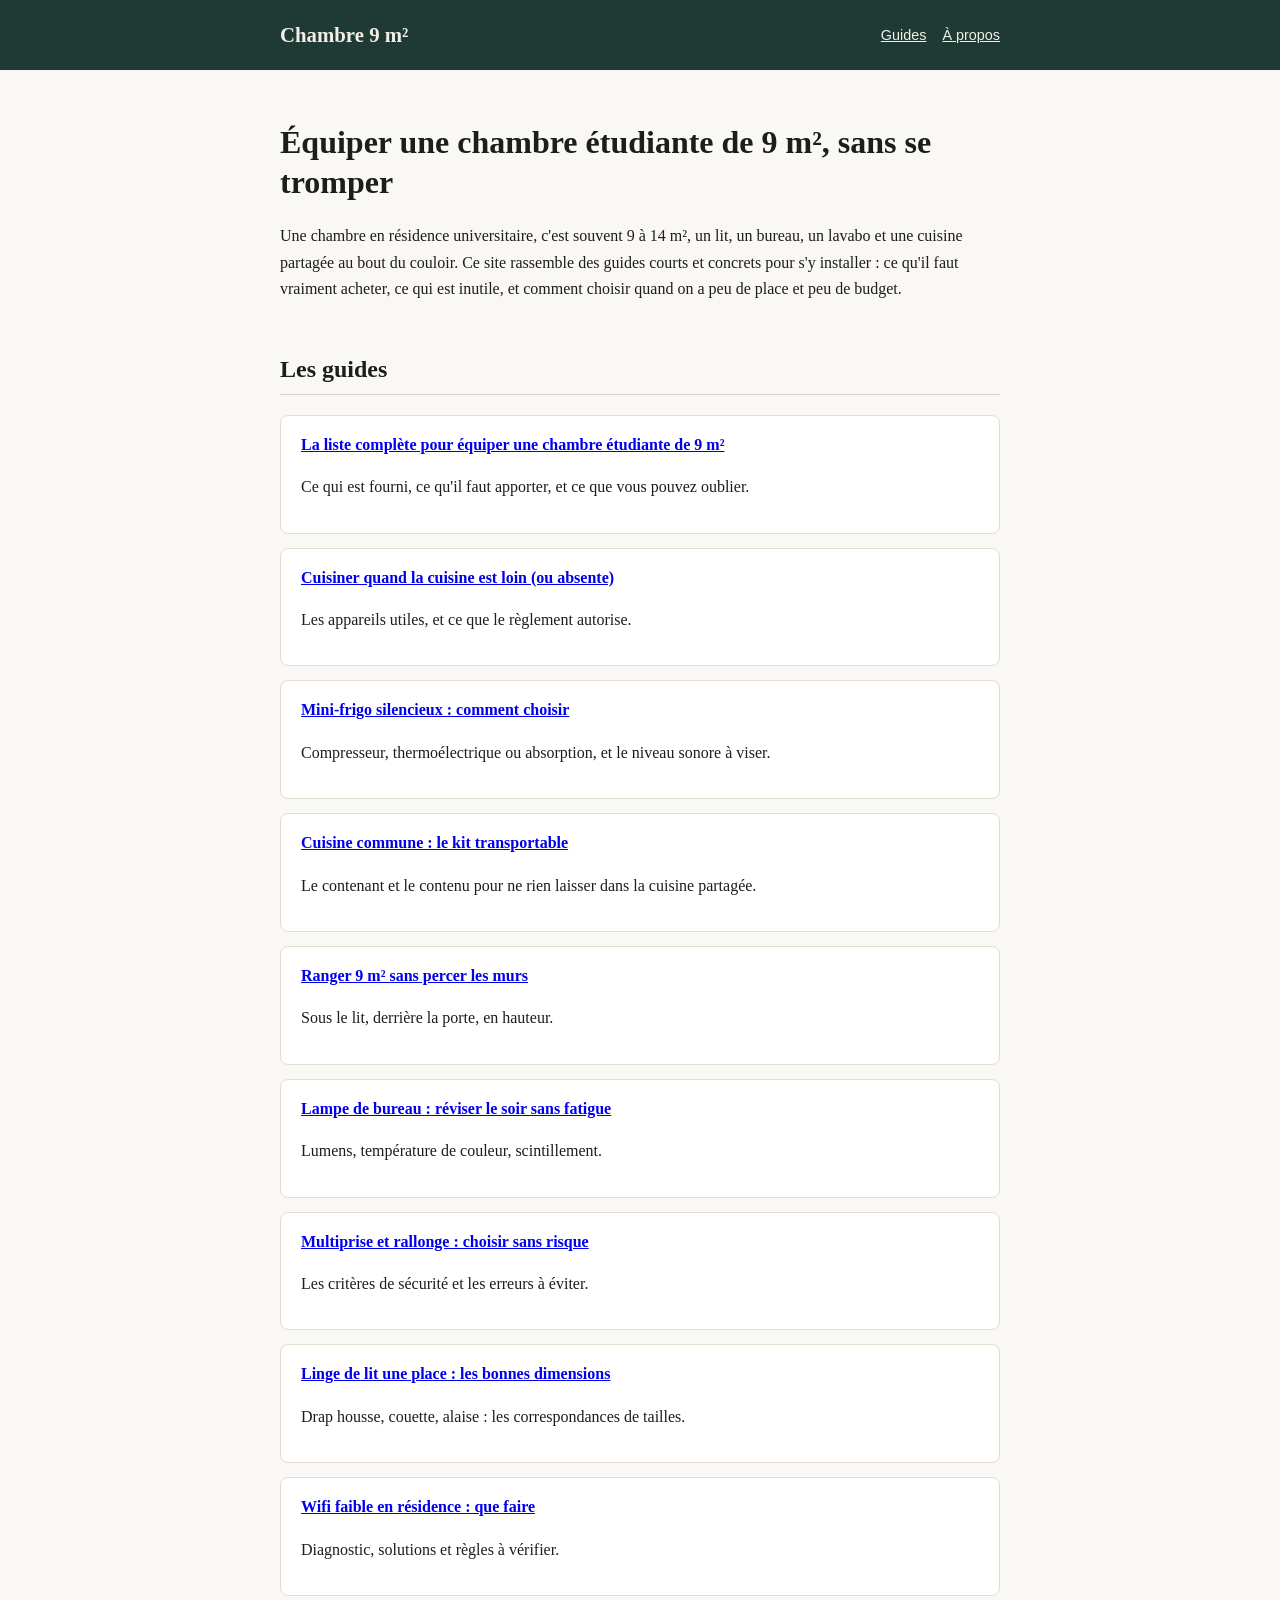
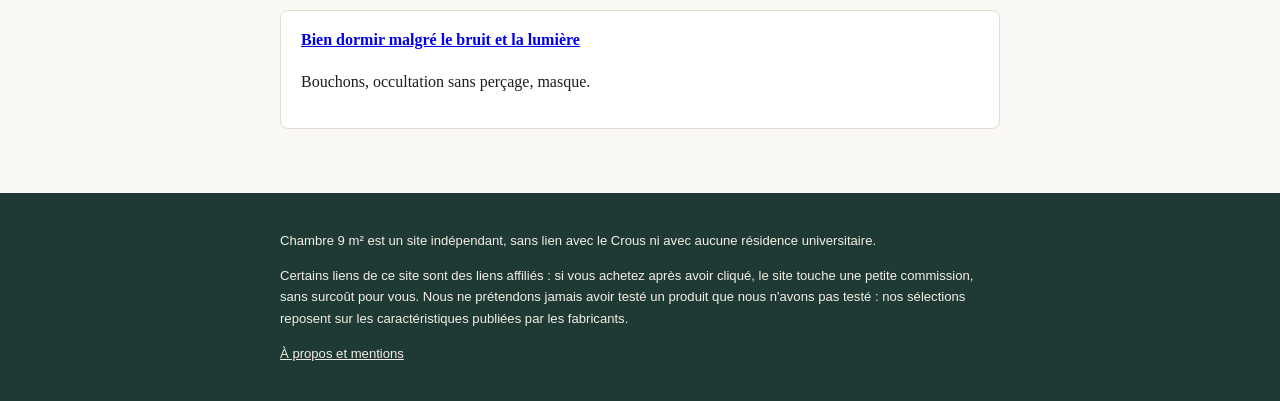
<file: index.html>
<!DOCTYPE html><html lang="fr"><head><meta charset="utf-8"><meta name="viewport" content="width=device-width,initial-scale=1">
<title>Chambre 9 m² — Équiper une petite chambre étudiante</title><meta name="description" content="Guides pratiques pour équiper une chambre étudiante de 9 à 14 m² avec cuisine collective : liste d'achats, cuisine, rangement, sommeil."><link rel="stylesheet" href="style.css"></head><body>
<header><div class="wrap"><a class="logo" href="index.html">Chambre 9 m²</a><nav><a href="index.html">Guides</a><a href="a-propos.html">À propos</a></nav></div></header>
<main><div class="wrap">
<h1>Équiper une chambre étudiante de 9 m², sans se tromper</h1>
<p>Une chambre en résidence universitaire, c'est souvent 9 à 14 m², un lit, un bureau, un lavabo et une cuisine partagée au bout du couloir. Ce site rassemble des guides courts et concrets pour s'y installer : ce qu'il faut vraiment acheter, ce qui est inutile, et comment choisir quand on a peu de place et peu de budget.</p>
<h2>Les guides</h2>
<div class="card"><a href="guides/liste-equipement-chambre-etudiante.html">La liste complète pour équiper une chambre étudiante de 9 m²</a><p>Ce qui est fourni, ce qu'il faut apporter, et ce que vous pouvez oublier.</p></div>
<div class="card"><a href="guides/cuisiner-sans-cuisine-chambre-etudiante.html">Cuisiner quand la cuisine est loin (ou absente)</a><p>Les appareils utiles, et ce que le règlement autorise.</p></div>
<div class="card"><a href="guides/mini-frigo-silencieux-chambre.html">Mini-frigo silencieux : comment choisir</a><p>Compresseur, thermoélectrique ou absorption, et le niveau sonore à viser.</p></div>
<div class="card"><a href="guides/caisse-transport-cuisine-commune.html">Cuisine commune : le kit transportable</a><p>Le contenant et le contenu pour ne rien laisser dans la cuisine partagée.</p></div>
<div class="card"><a href="guides/rangement-chambre-9m2.html">Ranger 9 m² sans percer les murs</a><p>Sous le lit, derrière la porte, en hauteur.</p></div>
<div class="card"><a href="guides/lampe-bureau-etudiant.html">Lampe de bureau : réviser le soir sans fatigue</a><p>Lumens, température de couleur, scintillement.</p></div>
<div class="card"><a href="guides/multiprise-chambre-etudiante.html">Multiprise et rallonge : choisir sans risque</a><p>Les critères de sécurité et les erreurs à éviter.</p></div>
<div class="card"><a href="guides/linge-de-lit-une-place-etudiant.html">Linge de lit une place : les bonnes dimensions</a><p>Drap housse, couette, alaise : les correspondances de tailles.</p></div>
<div class="card"><a href="guides/wifi-residence-etudiante.html">Wifi faible en résidence : que faire</a><p>Diagnostic, solutions et règles à vérifier.</p></div>
<div class="card"><a href="guides/dormir-bruit-residence-etudiante.html">Bien dormir malgré le bruit et la lumière</a><p>Bouchons, occultation sans perçage, masque.</p></div>
</div></main>
<footer><div class="wrap"><p>Chambre 9 m² est un site indépendant, sans lien avec le Crous ni avec aucune résidence universitaire.</p><p>Certains liens de ce site sont des liens affiliés : si vous achetez après avoir cliqué, le site touche une petite commission, sans surcoût pour vous. Nous ne prétendons jamais avoir testé un produit que nous n'avons pas testé : nos sélections reposent sur les caractéristiques publiées par les fabricants.</p><p><a href="a-propos.html">À propos et mentions</a></p></div></footer>
</body></html>
</file>
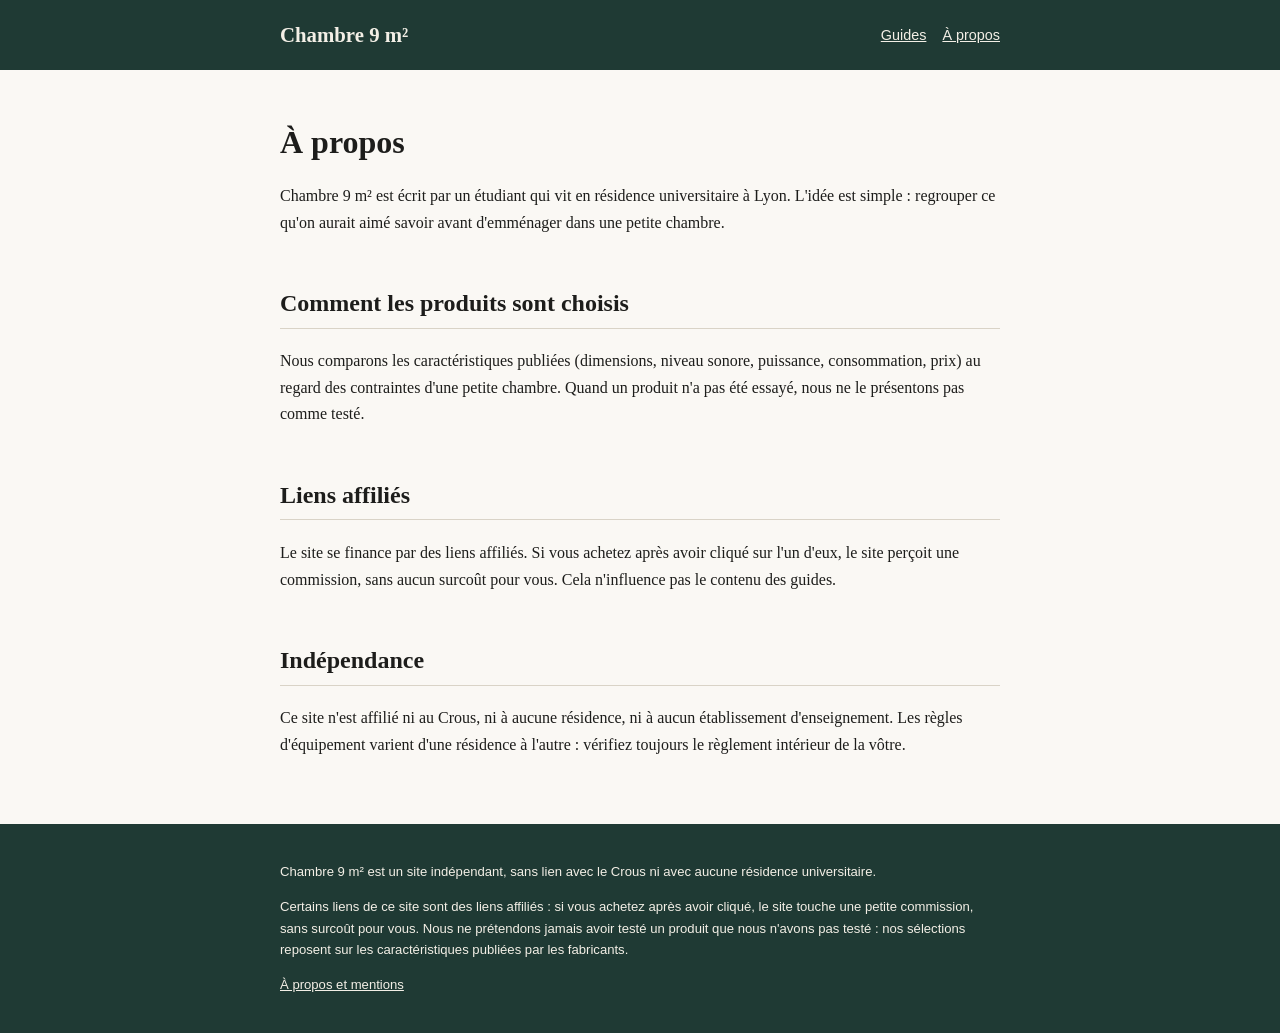
<file: a-propos.html>
<!DOCTYPE html><html lang="fr"><head><meta charset="utf-8"><meta name="viewport" content="width=device-width,initial-scale=1">
<title>À propos et mentions — Chambre 9 m²</title><meta name="description" content="Qui écrit Chambre 9 m², comment les produits sont choisis et comment le site se finance."><link rel="stylesheet" href="style.css"></head><body>
<header><div class="wrap"><a class="logo" href="index.html">Chambre 9 m²</a><nav><a href="index.html">Guides</a><a href="a-propos.html">À propos</a></nav></div></header>
<main><div class="wrap">
<h1>À propos</h1>
<p>Chambre 9 m² est écrit par un étudiant qui vit en résidence universitaire à Lyon. L'idée est simple : regrouper ce qu'on aurait aimé savoir avant d'emménager dans une petite chambre.</p>
<h2>Comment les produits sont choisis</h2>
<p>Nous comparons les caractéristiques publiées (dimensions, niveau sonore, puissance, consommation, prix) au regard des contraintes d'une petite chambre. Quand un produit n'a pas été essayé, nous ne le présentons pas comme testé.</p>
<h2>Liens affiliés</h2>
<p>Le site se finance par des liens affiliés. Si vous achetez après avoir cliqué sur l'un d'eux, le site perçoit une commission, sans aucun surcoût pour vous. Cela n'influence pas le contenu des guides.</p>
<h2>Indépendance</h2>
<p>Ce site n'est affilié ni au Crous, ni à aucune résidence, ni à aucun établissement d'enseignement. Les règles d'équipement varient d'une résidence à l'autre : vérifiez toujours le règlement intérieur de la vôtre.</p>
</div></main>
<footer><div class="wrap"><p>Chambre 9 m² est un site indépendant, sans lien avec le Crous ni avec aucune résidence universitaire.</p><p>Certains liens de ce site sont des liens affiliés : si vous achetez après avoir cliqué, le site touche une petite commission, sans surcoût pour vous. Nous ne prétendons jamais avoir testé un produit que nous n'avons pas testé : nos sélections reposent sur les caractéristiques publiées par les fabricants.</p><p><a href="a-propos.html">À propos et mentions</a></p></div></footer>
</body></html>
</file>
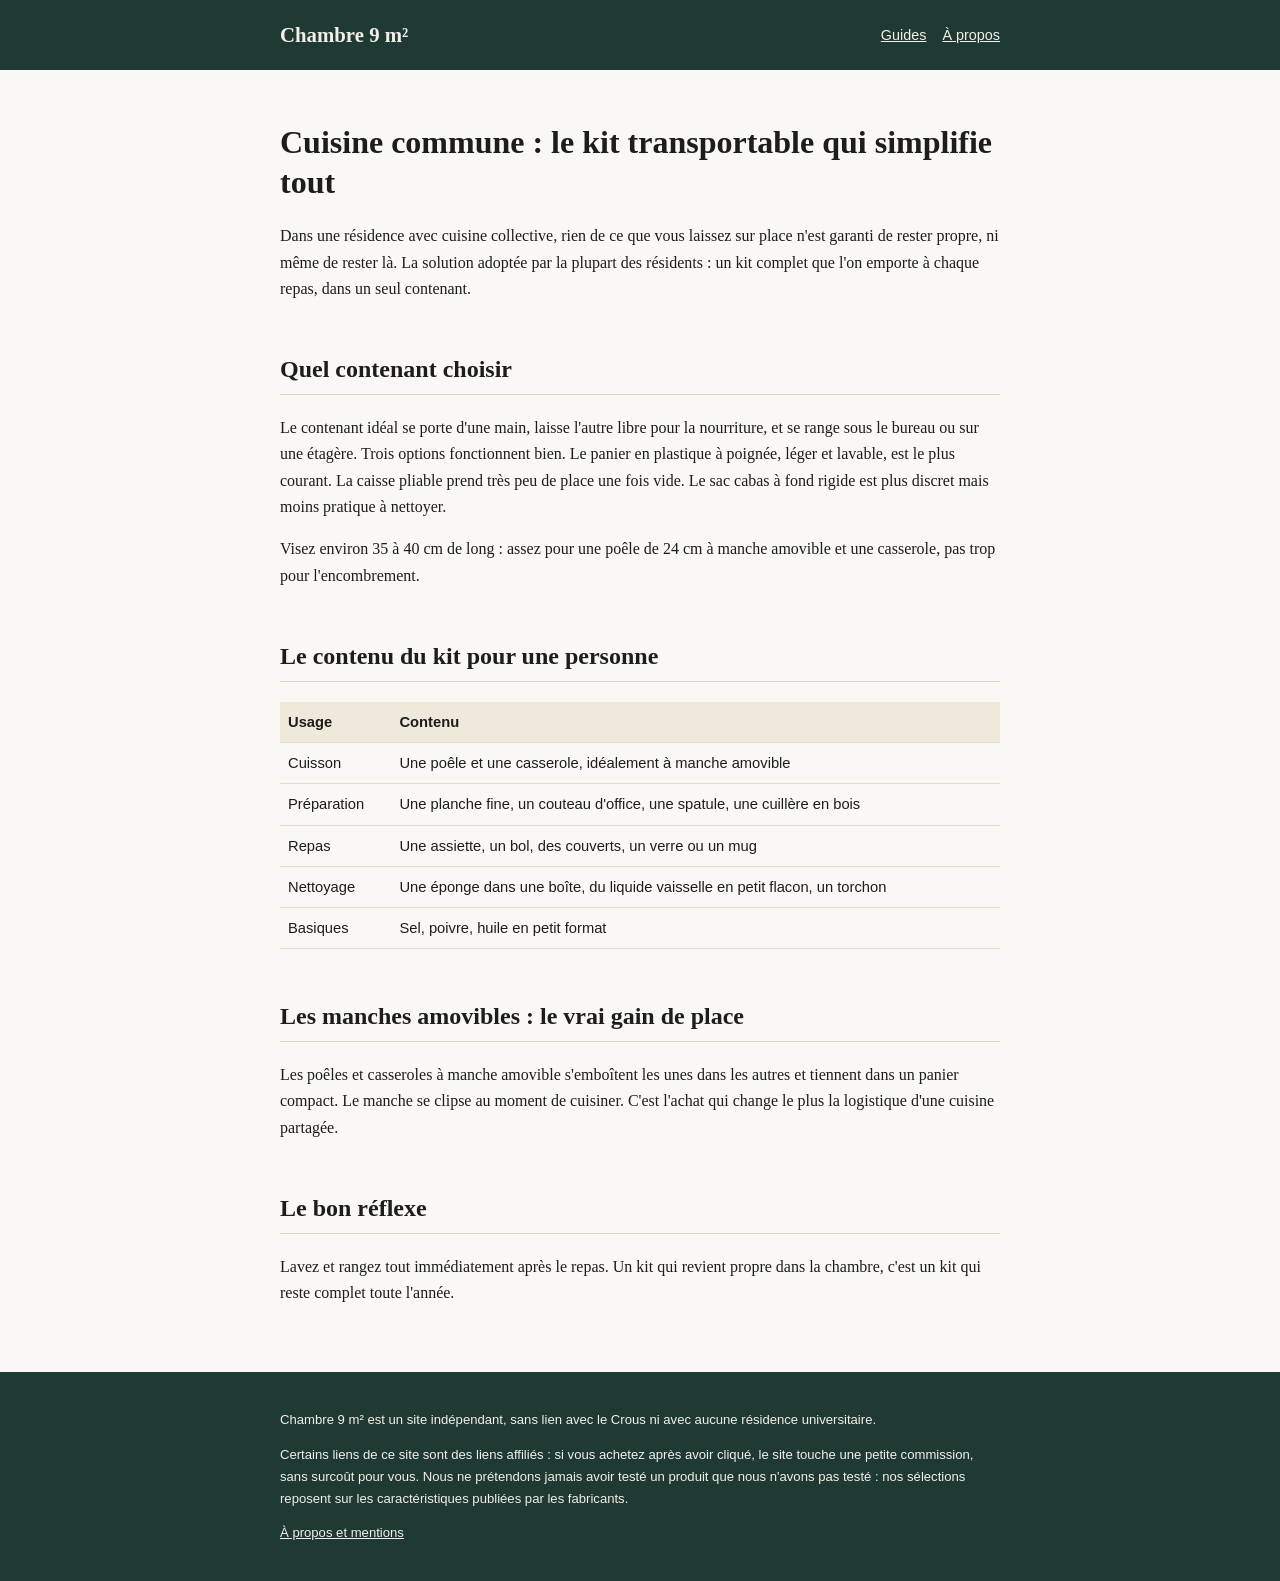
<file: guides/caisse-transport-cuisine-commune.html>
<!DOCTYPE html><html lang="fr"><head><meta charset="utf-8"><meta name="viewport" content="width=device-width,initial-scale=1">
<title>Cuisine commune en résidence : le kit et la caisse pour tout transporter</title><meta name="description" content="Comment organiser un kit de cuisine transportable pour la cuisine collective d'une résidence étudiante : quelle caisse choisir et quoi mettre dedans."><link rel="stylesheet" href="../style.css"></head><body>
<header><div class="wrap"><a class="logo" href="../index.html">Chambre 9 m²</a><nav><a href="../index.html">Guides</a><a href="../a-propos.html">À propos</a></nav></div></header>
<main><div class="wrap">
<h1>Cuisine commune : le kit transportable qui simplifie tout</h1>
<p>Dans une résidence avec cuisine collective, rien de ce que vous laissez sur place n'est garanti de rester propre, ni même de rester là. La solution adoptée par la plupart des résidents : un kit complet que l'on emporte à chaque repas, dans un seul contenant.</p>

<h2>Quel contenant choisir</h2>
<p>Le contenant idéal se porte d'une main, laisse l'autre libre pour la nourriture, et se range sous le bureau ou sur une étagère. Trois options fonctionnent bien. Le panier en plastique à poignée, léger et lavable, est le plus courant. La caisse pliable prend très peu de place une fois vide. Le sac cabas à fond rigide est plus discret mais moins pratique à nettoyer.</p>
<p>Visez environ 35 à 40 cm de long : assez pour une poêle de 24 cm à manche amovible et une casserole, pas trop pour l'encombrement.</p>

<h2>Le contenu du kit pour une personne</h2>
<table>
<tr><th>Usage</th><th>Contenu</th></tr>
<tr><td>Cuisson</td><td>Une poêle et une casserole, idéalement à manche amovible</td></tr>
<tr><td>Préparation</td><td>Une planche fine, un couteau d'office, une spatule, une cuillère en bois</td></tr>
<tr><td>Repas</td><td>Une assiette, un bol, des couverts, un verre ou un mug</td></tr>
<tr><td>Nettoyage</td><td>Une éponge dans une boîte, du liquide vaisselle en petit flacon, un torchon</td></tr>
<tr><td>Basiques</td><td>Sel, poivre, huile en petit format</td></tr>
</table>

<h2>Les manches amovibles : le vrai gain de place</h2>
<p>Les poêles et casseroles à manche amovible s'emboîtent les unes dans les autres et tiennent dans un panier compact. Le manche se clipse au moment de cuisiner. C'est l'achat qui change le plus la logistique d'une cuisine partagée.</p>

<h2>Le bon réflexe</h2>
<p>Lavez et rangez tout immédiatement après le repas. Un kit qui revient propre dans la chambre, c'est un kit qui reste complet toute l'année.</p>
</div></main>
<footer><div class="wrap"><p>Chambre 9 m² est un site indépendant, sans lien avec le Crous ni avec aucune résidence universitaire.</p><p>Certains liens de ce site sont des liens affiliés : si vous achetez après avoir cliqué, le site touche une petite commission, sans surcoût pour vous. Nous ne prétendons jamais avoir testé un produit que nous n'avons pas testé : nos sélections reposent sur les caractéristiques publiées par les fabricants.</p><p><a href="../a-propos.html">À propos et mentions</a></p></div></footer>
</body></html>
</file>
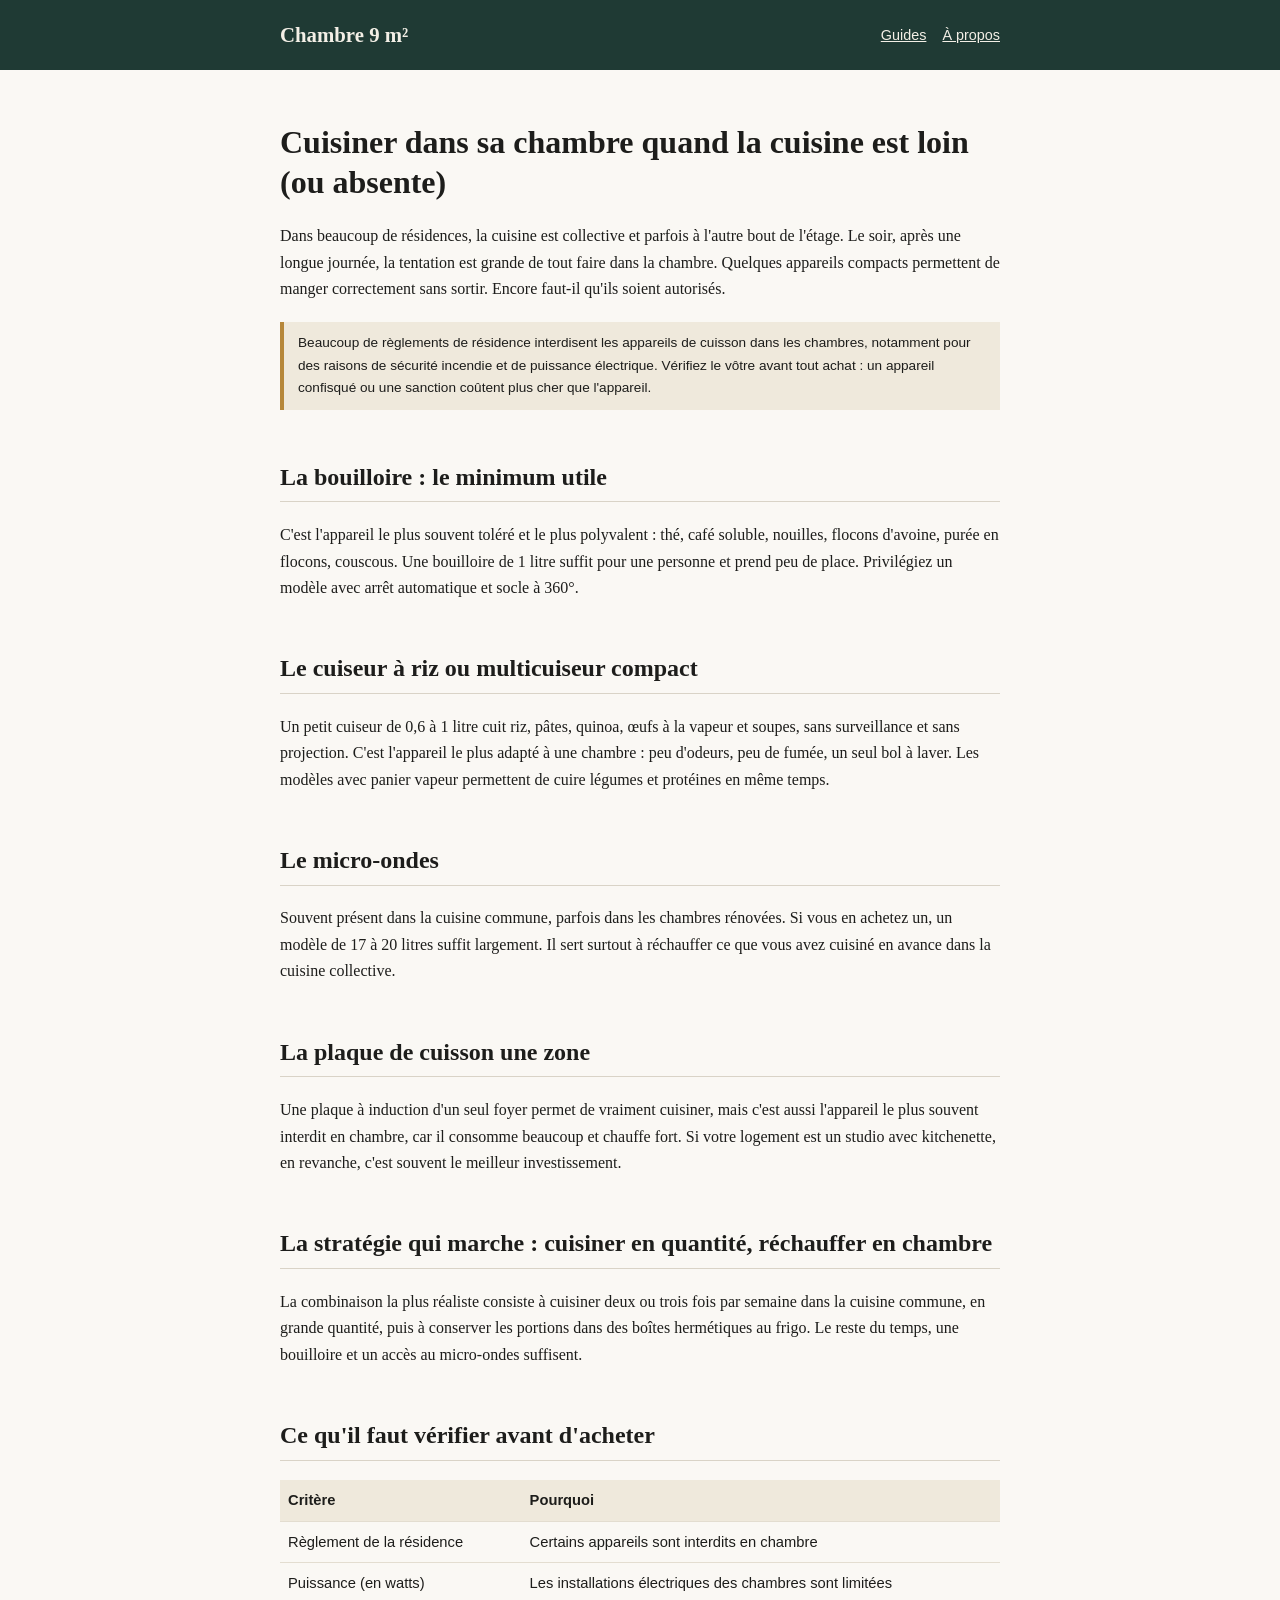
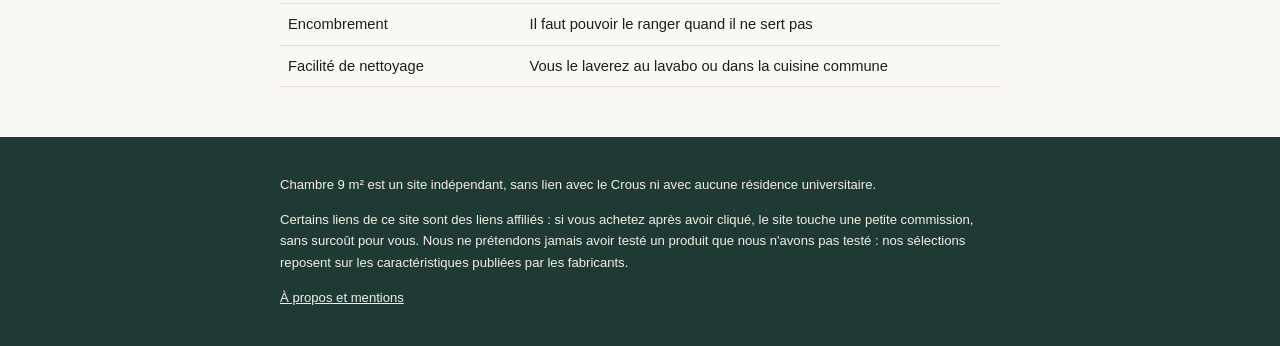
<file: guides/cuisiner-sans-cuisine-chambre-etudiante.html>
<!DOCTYPE html><html lang="fr"><head><meta charset="utf-8"><meta name="viewport" content="width=device-width,initial-scale=1">
<title>Cuisiner dans sa chambre étudiante sans cuisine : les appareils utiles</title><meta name="description" content="Bouilloire, cuiseur, plaque, micro-ondes : quels appareils pour cuisiner quand la cuisine est partagée ou absente, et ce qu'il faut vérifier avant d'acheter."><link rel="stylesheet" href="../style.css"></head><body>
<header><div class="wrap"><a class="logo" href="../index.html">Chambre 9 m²</a><nav><a href="../index.html">Guides</a><a href="../a-propos.html">À propos</a></nav></div></header>
<main><div class="wrap">
<h1>Cuisiner dans sa chambre quand la cuisine est loin (ou absente)</h1>
<p>Dans beaucoup de résidences, la cuisine est collective et parfois à l'autre bout de l'étage. Le soir, après une longue journée, la tentation est grande de tout faire dans la chambre. Quelques appareils compacts permettent de manger correctement sans sortir. Encore faut-il qu'ils soient autorisés.</p>
<p class="notice">Beaucoup de règlements de résidence interdisent les appareils de cuisson dans les chambres, notamment pour des raisons de sécurité incendie et de puissance électrique. Vérifiez le vôtre avant tout achat : un appareil confisqué ou une sanction coûtent plus cher que l'appareil.</p>

<h2>La bouilloire : le minimum utile</h2>
<p>C'est l'appareil le plus souvent toléré et le plus polyvalent : thé, café soluble, nouilles, flocons d'avoine, purée en flocons, couscous. Une bouilloire de 1 litre suffit pour une personne et prend peu de place. Privilégiez un modèle avec arrêt automatique et socle à 360°.</p>

<h2>Le cuiseur à riz ou multicuiseur compact</h2>
<p>Un petit cuiseur de 0,6 à 1 litre cuit riz, pâtes, quinoa, œufs à la vapeur et soupes, sans surveillance et sans projection. C'est l'appareil le plus adapté à une chambre : peu d'odeurs, peu de fumée, un seul bol à laver. Les modèles avec panier vapeur permettent de cuire légumes et protéines en même temps.</p>

<h2>Le micro-ondes</h2>
<p>Souvent présent dans la cuisine commune, parfois dans les chambres rénovées. Si vous en achetez un, un modèle de 17 à 20 litres suffit largement. Il sert surtout à réchauffer ce que vous avez cuisiné en avance dans la cuisine collective.</p>

<h2>La plaque de cuisson une zone</h2>
<p>Une plaque à induction d'un seul foyer permet de vraiment cuisiner, mais c'est aussi l'appareil le plus souvent interdit en chambre, car il consomme beaucoup et chauffe fort. Si votre logement est un studio avec kitchenette, en revanche, c'est souvent le meilleur investissement.</p>

<h2>La stratégie qui marche : cuisiner en quantité, réchauffer en chambre</h2>
<p>La combinaison la plus réaliste consiste à cuisiner deux ou trois fois par semaine dans la cuisine commune, en grande quantité, puis à conserver les portions dans des boîtes hermétiques au frigo. Le reste du temps, une bouilloire et un accès au micro-ondes suffisent.</p>

<h2>Ce qu'il faut vérifier avant d'acheter</h2>
<table>
<tr><th>Critère</th><th>Pourquoi</th></tr>
<tr><td>Règlement de la résidence</td><td>Certains appareils sont interdits en chambre</td></tr>
<tr><td>Puissance (en watts)</td><td>Les installations électriques des chambres sont limitées</td></tr>
<tr><td>Encombrement</td><td>Il faut pouvoir le ranger quand il ne sert pas</td></tr>
<tr><td>Facilité de nettoyage</td><td>Vous le laverez au lavabo ou dans la cuisine commune</td></tr>
</table>
</div></main>
<footer><div class="wrap"><p>Chambre 9 m² est un site indépendant, sans lien avec le Crous ni avec aucune résidence universitaire.</p><p>Certains liens de ce site sont des liens affiliés : si vous achetez après avoir cliqué, le site touche une petite commission, sans surcoût pour vous. Nous ne prétendons jamais avoir testé un produit que nous n'avons pas testé : nos sélections reposent sur les caractéristiques publiées par les fabricants.</p><p><a href="../a-propos.html">À propos et mentions</a></p></div></footer>
</body></html>
</file>
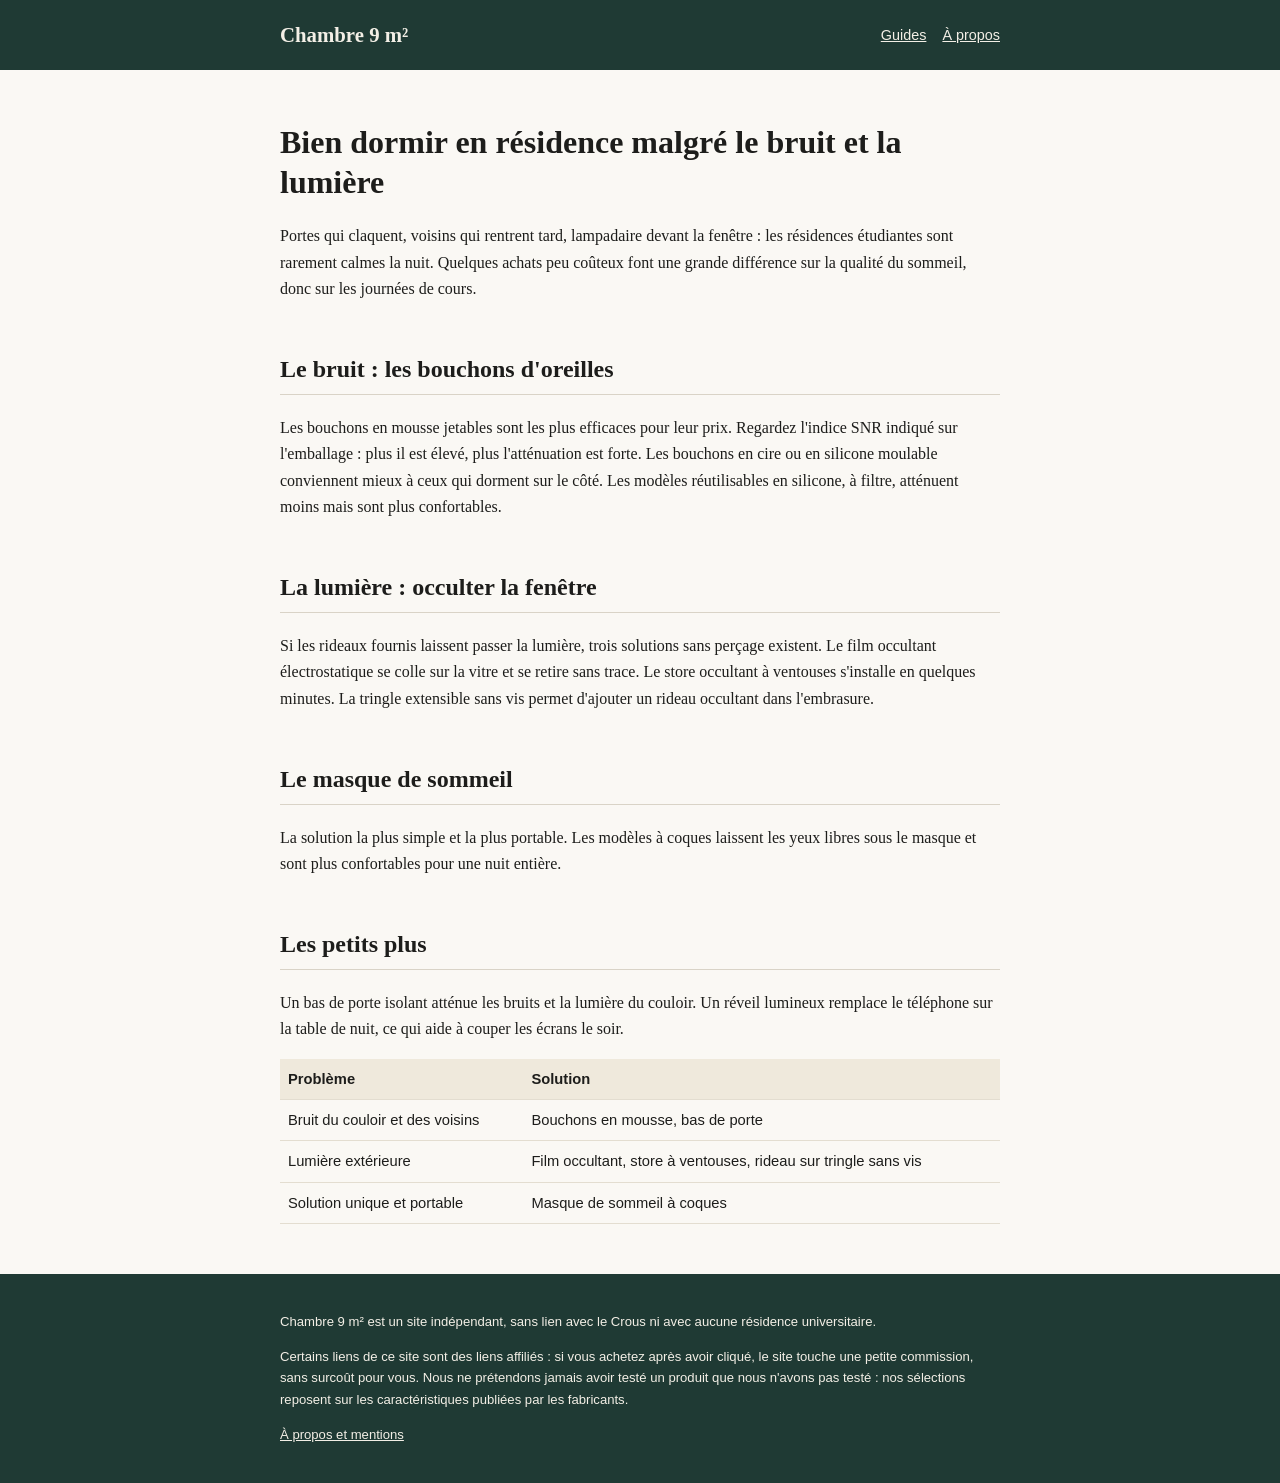
<file: guides/dormir-bruit-residence-etudiante.html>
<!DOCTYPE html><html lang="fr"><head><meta charset="utf-8"><meta name="viewport" content="width=device-width,initial-scale=1">
<title>Bien dormir en résidence étudiante malgré le bruit et la lumière</title><meta name="description" content="Bouchons d'oreilles, occultation de la fenêtre, masque de sommeil : les solutions simples pour bien dormir dans une chambre de résidence bruyante."><link rel="stylesheet" href="../style.css"></head><body>
<header><div class="wrap"><a class="logo" href="../index.html">Chambre 9 m²</a><nav><a href="../index.html">Guides</a><a href="../a-propos.html">À propos</a></nav></div></header>
<main><div class="wrap">
<h1>Bien dormir en résidence malgré le bruit et la lumière</h1>
<p>Portes qui claquent, voisins qui rentrent tard, lampadaire devant la fenêtre : les résidences étudiantes sont rarement calmes la nuit. Quelques achats peu coûteux font une grande différence sur la qualité du sommeil, donc sur les journées de cours.</p>

<h2>Le bruit : les bouchons d'oreilles</h2>
<p>Les bouchons en mousse jetables sont les plus efficaces pour leur prix. Regardez l'indice SNR indiqué sur l'emballage : plus il est élevé, plus l'atténuation est forte. Les bouchons en cire ou en silicone moulable conviennent mieux à ceux qui dorment sur le côté. Les modèles réutilisables en silicone, à filtre, atténuent moins mais sont plus confortables.</p>

<h2>La lumière : occulter la fenêtre</h2>
<p>Si les rideaux fournis laissent passer la lumière, trois solutions sans perçage existent. Le film occultant électrostatique se colle sur la vitre et se retire sans trace. Le store occultant à ventouses s'installe en quelques minutes. La tringle extensible sans vis permet d'ajouter un rideau occultant dans l'embrasure.</p>

<h2>Le masque de sommeil</h2>
<p>La solution la plus simple et la plus portable. Les modèles à coques laissent les yeux libres sous le masque et sont plus confortables pour une nuit entière.</p>

<h2>Les petits plus</h2>
<p>Un bas de porte isolant atténue les bruits et la lumière du couloir. Un réveil lumineux remplace le téléphone sur la table de nuit, ce qui aide à couper les écrans le soir.</p>

<table>
<tr><th>Problème</th><th>Solution</th></tr>
<tr><td>Bruit du couloir et des voisins</td><td>Bouchons en mousse, bas de porte</td></tr>
<tr><td>Lumière extérieure</td><td>Film occultant, store à ventouses, rideau sur tringle sans vis</td></tr>
<tr><td>Solution unique et portable</td><td>Masque de sommeil à coques</td></tr>
</table>
</div></main>
<footer><div class="wrap"><p>Chambre 9 m² est un site indépendant, sans lien avec le Crous ni avec aucune résidence universitaire.</p><p>Certains liens de ce site sont des liens affiliés : si vous achetez après avoir cliqué, le site touche une petite commission, sans surcoût pour vous. Nous ne prétendons jamais avoir testé un produit que nous n'avons pas testé : nos sélections reposent sur les caractéristiques publiées par les fabricants.</p><p><a href="../a-propos.html">À propos et mentions</a></p></div></footer>
</body></html>
</file>
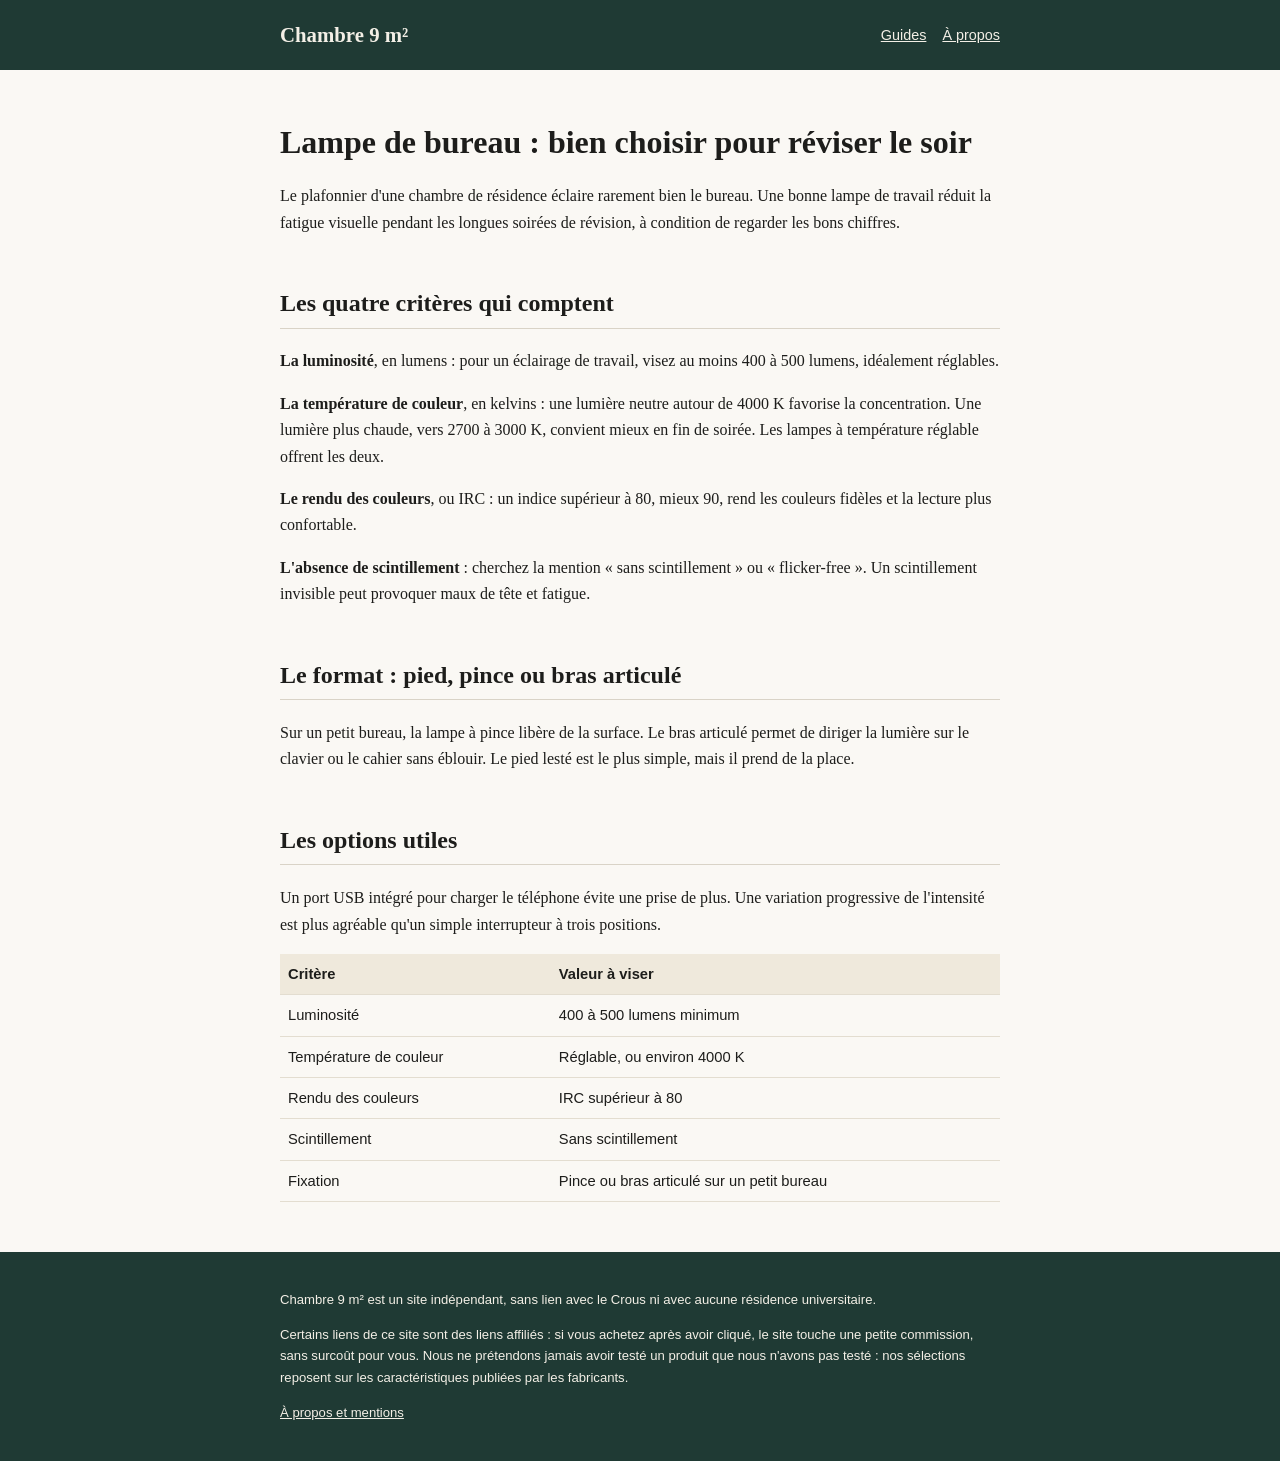
<file: guides/lampe-bureau-etudiant.html>
<!DOCTYPE html><html lang="fr"><head><meta charset="utf-8"><meta name="viewport" content="width=device-width,initial-scale=1">
<title>Lampe de bureau pour étudiant : bien choisir pour réviser le soir</title><meta name="description" content="Lumens, température de couleur, rendu des couleurs, scintillement : les critères pour choisir une lampe de bureau LED adaptée aux révisions dans une petite chambre."><link rel="stylesheet" href="../style.css"></head><body>
<header><div class="wrap"><a class="logo" href="../index.html">Chambre 9 m²</a><nav><a href="../index.html">Guides</a><a href="../a-propos.html">À propos</a></nav></div></header>
<main><div class="wrap">
<h1>Lampe de bureau : bien choisir pour réviser le soir</h1>
<p>Le plafonnier d'une chambre de résidence éclaire rarement bien le bureau. Une bonne lampe de travail réduit la fatigue visuelle pendant les longues soirées de révision, à condition de regarder les bons chiffres.</p>

<h2>Les quatre critères qui comptent</h2>
<p><strong>La luminosité</strong>, en lumens : pour un éclairage de travail, visez au moins 400 à 500 lumens, idéalement réglables.</p>
<p><strong>La température de couleur</strong>, en kelvins : une lumière neutre autour de 4000 K favorise la concentration. Une lumière plus chaude, vers 2700 à 3000 K, convient mieux en fin de soirée. Les lampes à température réglable offrent les deux.</p>
<p><strong>Le rendu des couleurs</strong>, ou IRC : un indice supérieur à 80, mieux 90, rend les couleurs fidèles et la lecture plus confortable.</p>
<p><strong>L'absence de scintillement</strong> : cherchez la mention « sans scintillement » ou « flicker-free ». Un scintillement invisible peut provoquer maux de tête et fatigue.</p>

<h2>Le format : pied, pince ou bras articulé</h2>
<p>Sur un petit bureau, la lampe à pince libère de la surface. Le bras articulé permet de diriger la lumière sur le clavier ou le cahier sans éblouir. Le pied lesté est le plus simple, mais il prend de la place.</p>

<h2>Les options utiles</h2>
<p>Un port USB intégré pour charger le téléphone évite une prise de plus. Une variation progressive de l'intensité est plus agréable qu'un simple interrupteur à trois positions.</p>

<table>
<tr><th>Critère</th><th>Valeur à viser</th></tr>
<tr><td>Luminosité</td><td>400 à 500 lumens minimum</td></tr>
<tr><td>Température de couleur</td><td>Réglable, ou environ 4000 K</td></tr>
<tr><td>Rendu des couleurs</td><td>IRC supérieur à 80</td></tr>
<tr><td>Scintillement</td><td>Sans scintillement</td></tr>
<tr><td>Fixation</td><td>Pince ou bras articulé sur un petit bureau</td></tr>
</table>
</div></main>
<footer><div class="wrap"><p>Chambre 9 m² est un site indépendant, sans lien avec le Crous ni avec aucune résidence universitaire.</p><p>Certains liens de ce site sont des liens affiliés : si vous achetez après avoir cliqué, le site touche une petite commission, sans surcoût pour vous. Nous ne prétendons jamais avoir testé un produit que nous n'avons pas testé : nos sélections reposent sur les caractéristiques publiées par les fabricants.</p><p><a href="../a-propos.html">À propos et mentions</a></p></div></footer>
</body></html>
</file>
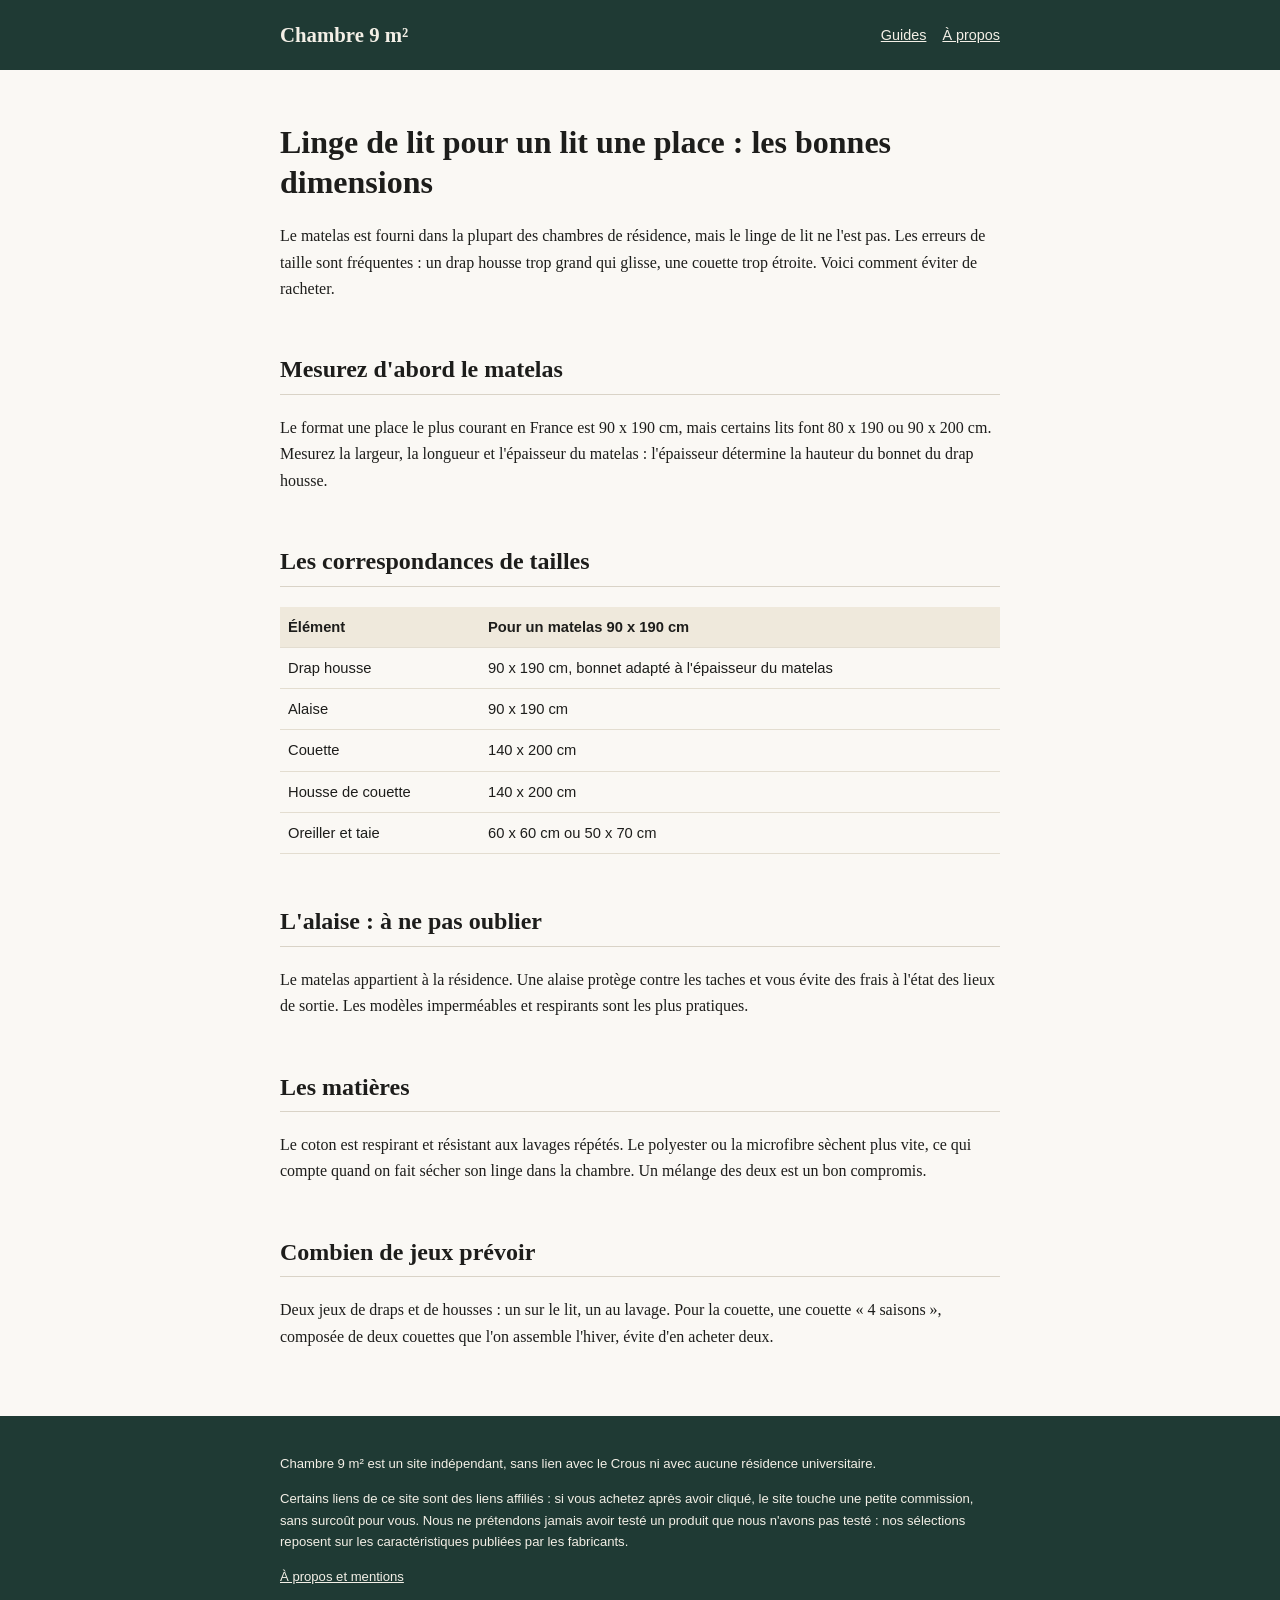
<file: guides/linge-de-lit-une-place-etudiant.html>
<!DOCTYPE html><html lang="fr"><head><meta charset="utf-8"><meta name="viewport" content="width=device-width,initial-scale=1">
<title>Linge de lit pour lit une place étudiant : les bonnes dimensions</title><meta name="description" content="Drap housse, couette, housse de couette, alaise : quelles dimensions pour un lit une place de résidence étudiante, et quelles matières choisir."><link rel="stylesheet" href="../style.css"></head><body>
<header><div class="wrap"><a class="logo" href="../index.html">Chambre 9 m²</a><nav><a href="../index.html">Guides</a><a href="../a-propos.html">À propos</a></nav></div></header>
<main><div class="wrap">
<h1>Linge de lit pour un lit une place : les bonnes dimensions</h1>
<p>Le matelas est fourni dans la plupart des chambres de résidence, mais le linge de lit ne l'est pas. Les erreurs de taille sont fréquentes : un drap housse trop grand qui glisse, une couette trop étroite. Voici comment éviter de racheter.</p>

<h2>Mesurez d'abord le matelas</h2>
<p>Le format une place le plus courant en France est 90 x 190 cm, mais certains lits font 80 x 190 ou 90 x 200 cm. Mesurez la largeur, la longueur et l'épaisseur du matelas : l'épaisseur détermine la hauteur du bonnet du drap housse.</p>

<h2>Les correspondances de tailles</h2>
<table>
<tr><th>Élément</th><th>Pour un matelas 90 x 190 cm</th></tr>
<tr><td>Drap housse</td><td>90 x 190 cm, bonnet adapté à l'épaisseur du matelas</td></tr>
<tr><td>Alaise</td><td>90 x 190 cm</td></tr>
<tr><td>Couette</td><td>140 x 200 cm</td></tr>
<tr><td>Housse de couette</td><td>140 x 200 cm</td></tr>
<tr><td>Oreiller et taie</td><td>60 x 60 cm ou 50 x 70 cm</td></tr>
</table>

<h2>L'alaise : à ne pas oublier</h2>
<p>Le matelas appartient à la résidence. Une alaise protège contre les taches et vous évite des frais à l'état des lieux de sortie. Les modèles imperméables et respirants sont les plus pratiques.</p>

<h2>Les matières</h2>
<p>Le coton est respirant et résistant aux lavages répétés. Le polyester ou la microfibre sèchent plus vite, ce qui compte quand on fait sécher son linge dans la chambre. Un mélange des deux est un bon compromis.</p>

<h2>Combien de jeux prévoir</h2>
<p>Deux jeux de draps et de housses : un sur le lit, un au lavage. Pour la couette, une couette « 4 saisons », composée de deux couettes que l'on assemble l'hiver, évite d'en acheter deux.</p>
</div></main>
<footer><div class="wrap"><p>Chambre 9 m² est un site indépendant, sans lien avec le Crous ni avec aucune résidence universitaire.</p><p>Certains liens de ce site sont des liens affiliés : si vous achetez après avoir cliqué, le site touche une petite commission, sans surcoût pour vous. Nous ne prétendons jamais avoir testé un produit que nous n'avons pas testé : nos sélections reposent sur les caractéristiques publiées par les fabricants.</p><p><a href="../a-propos.html">À propos et mentions</a></p></div></footer>
</body></html>
</file>
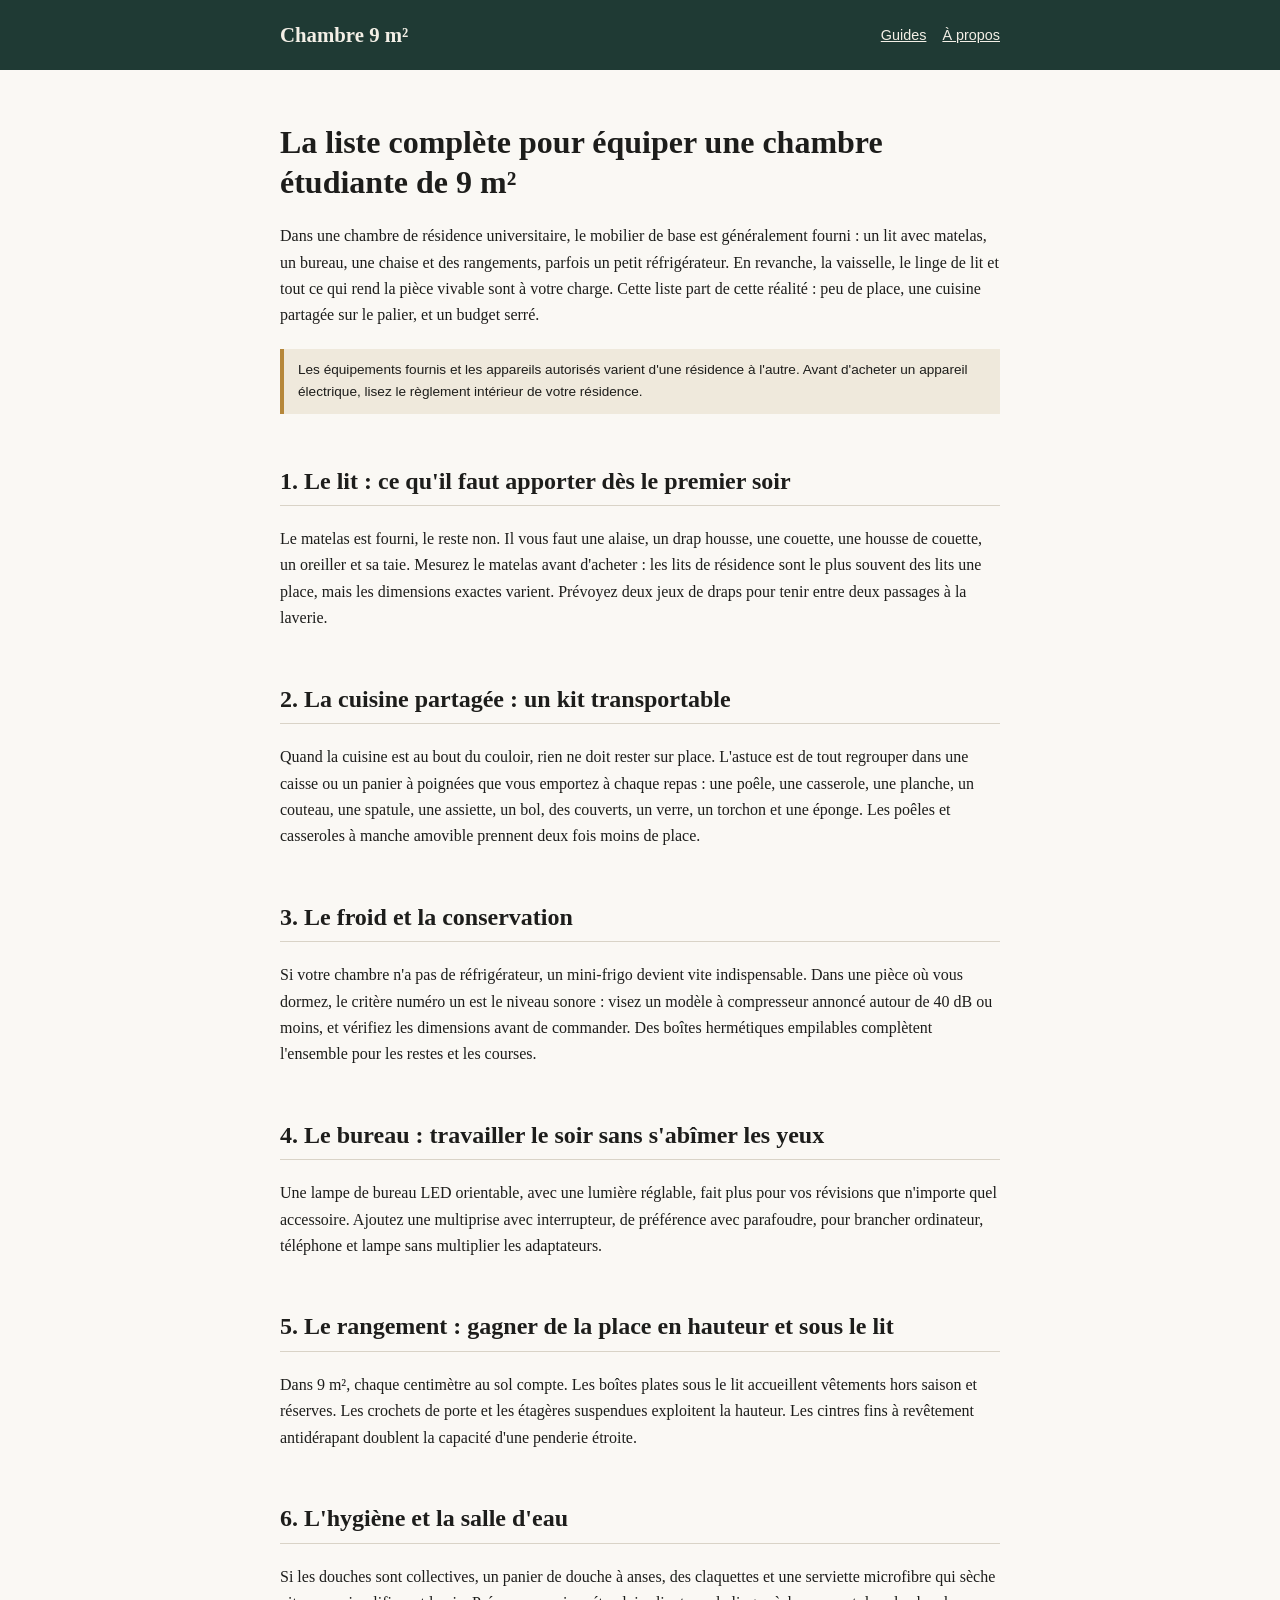
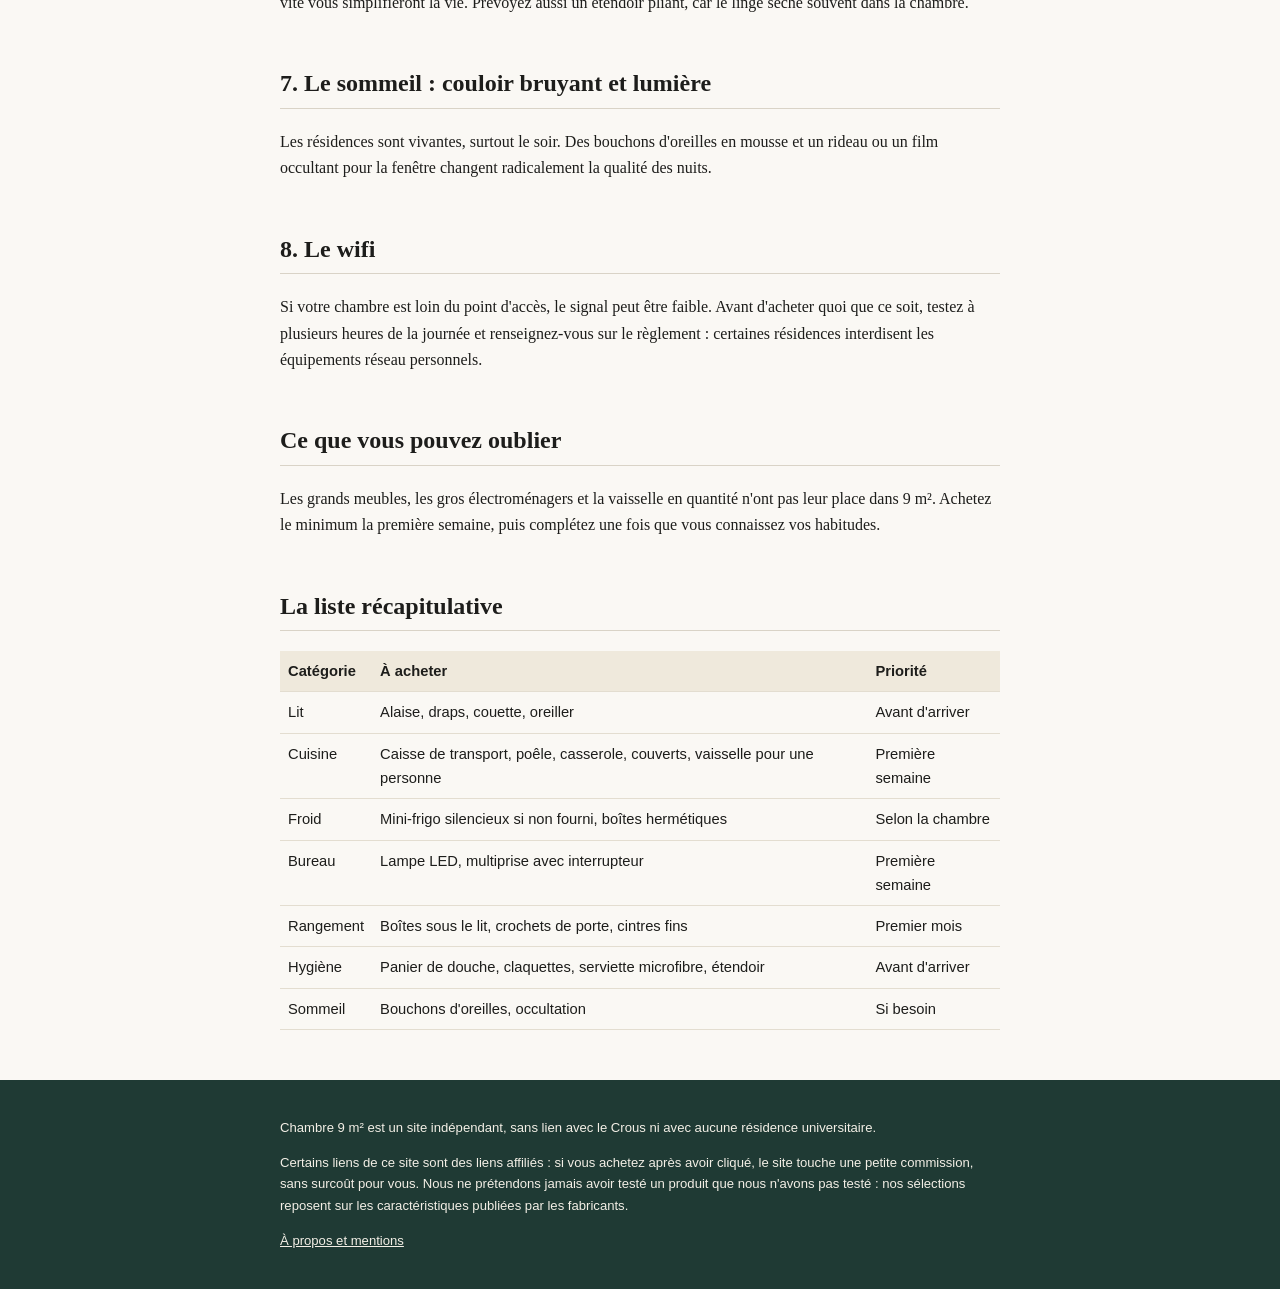
<file: guides/liste-equipement-chambre-etudiante.html>
<!DOCTYPE html><html lang="fr"><head><meta charset="utf-8"><meta name="viewport" content="width=device-width,initial-scale=1">
<title>Liste pour équiper une chambre étudiante de 9 m² (résidence universitaire)</title><meta name="description" content="La liste complète et réaliste pour équiper une chambre étudiante de 9 m² avec cuisine collective : ce qui est fourni, ce qu'il faut apporter, ce qui est inutile."><link rel="stylesheet" href="../style.css"></head><body>
<header><div class="wrap"><a class="logo" href="../index.html">Chambre 9 m²</a><nav><a href="../index.html">Guides</a><a href="../a-propos.html">À propos</a></nav></div></header>
<main><div class="wrap">
<h1>La liste complète pour équiper une chambre étudiante de 9 m²</h1>
<p>Dans une chambre de résidence universitaire, le mobilier de base est généralement fourni : un lit avec matelas, un bureau, une chaise et des rangements, parfois un petit réfrigérateur. En revanche, la vaisselle, le linge de lit et tout ce qui rend la pièce vivable sont à votre charge. Cette liste part de cette réalité : peu de place, une cuisine partagée sur le palier, et un budget serré.</p>
<p class="notice">Les équipements fournis et les appareils autorisés varient d'une résidence à l'autre. Avant d'acheter un appareil électrique, lisez le règlement intérieur de votre résidence.</p>

<h2>1. Le lit : ce qu'il faut apporter dès le premier soir</h2>
<p>Le matelas est fourni, le reste non. Il vous faut une alaise, un drap housse, une couette, une housse de couette, un oreiller et sa taie. Mesurez le matelas avant d'acheter : les lits de résidence sont le plus souvent des lits une place, mais les dimensions exactes varient. Prévoyez deux jeux de draps pour tenir entre deux passages à la laverie.</p>

<h2>2. La cuisine partagée : un kit transportable</h2>
<p>Quand la cuisine est au bout du couloir, rien ne doit rester sur place. L'astuce est de tout regrouper dans une caisse ou un panier à poignées que vous emportez à chaque repas : une poêle, une casserole, une planche, un couteau, une spatule, une assiette, un bol, des couverts, un verre, un torchon et une éponge. Les poêles et casseroles à manche amovible prennent deux fois moins de place.</p>

<h2>3. Le froid et la conservation</h2>
<p>Si votre chambre n'a pas de réfrigérateur, un mini-frigo devient vite indispensable. Dans une pièce où vous dormez, le critère numéro un est le niveau sonore : visez un modèle à compresseur annoncé autour de 40 dB ou moins, et vérifiez les dimensions avant de commander. Des boîtes hermétiques empilables complètent l'ensemble pour les restes et les courses.</p>

<h2>4. Le bureau : travailler le soir sans s'abîmer les yeux</h2>
<p>Une lampe de bureau LED orientable, avec une lumière réglable, fait plus pour vos révisions que n'importe quel accessoire. Ajoutez une multiprise avec interrupteur, de préférence avec parafoudre, pour brancher ordinateur, téléphone et lampe sans multiplier les adaptateurs.</p>

<h2>5. Le rangement : gagner de la place en hauteur et sous le lit</h2>
<p>Dans 9 m², chaque centimètre au sol compte. Les boîtes plates sous le lit accueillent vêtements hors saison et réserves. Les crochets de porte et les étagères suspendues exploitent la hauteur. Les cintres fins à revêtement antidérapant doublent la capacité d'une penderie étroite.</p>

<h2>6. L'hygiène et la salle d'eau</h2>
<p>Si les douches sont collectives, un panier de douche à anses, des claquettes et une serviette microfibre qui sèche vite vous simplifieront la vie. Prévoyez aussi un étendoir pliant, car le linge sèche souvent dans la chambre.</p>

<h2>7. Le sommeil : couloir bruyant et lumière</h2>
<p>Les résidences sont vivantes, surtout le soir. Des bouchons d'oreilles en mousse et un rideau ou un film occultant pour la fenêtre changent radicalement la qualité des nuits.</p>

<h2>8. Le wifi</h2>
<p>Si votre chambre est loin du point d'accès, le signal peut être faible. Avant d'acheter quoi que ce soit, testez à plusieurs heures de la journée et renseignez-vous sur le règlement : certaines résidences interdisent les équipements réseau personnels.</p>

<h2>Ce que vous pouvez oublier</h2>
<p>Les grands meubles, les gros électroménagers et la vaisselle en quantité n'ont pas leur place dans 9 m². Achetez le minimum la première semaine, puis complétez une fois que vous connaissez vos habitudes.</p>

<h2>La liste récapitulative</h2>
<table>
<tr><th>Catégorie</th><th>À acheter</th><th>Priorité</th></tr>
<tr><td>Lit</td><td>Alaise, draps, couette, oreiller</td><td>Avant d'arriver</td></tr>
<tr><td>Cuisine</td><td>Caisse de transport, poêle, casserole, couverts, vaisselle pour une personne</td><td>Première semaine</td></tr>
<tr><td>Froid</td><td>Mini-frigo silencieux si non fourni, boîtes hermétiques</td><td>Selon la chambre</td></tr>
<tr><td>Bureau</td><td>Lampe LED, multiprise avec interrupteur</td><td>Première semaine</td></tr>
<tr><td>Rangement</td><td>Boîtes sous le lit, crochets de porte, cintres fins</td><td>Premier mois</td></tr>
<tr><td>Hygiène</td><td>Panier de douche, claquettes, serviette microfibre, étendoir</td><td>Avant d'arriver</td></tr>
<tr><td>Sommeil</td><td>Bouchons d'oreilles, occultation</td><td>Si besoin</td></tr>
</table>
</div></main>
<footer><div class="wrap"><p>Chambre 9 m² est un site indépendant, sans lien avec le Crous ni avec aucune résidence universitaire.</p><p>Certains liens de ce site sont des liens affiliés : si vous achetez après avoir cliqué, le site touche une petite commission, sans surcoût pour vous. Nous ne prétendons jamais avoir testé un produit que nous n'avons pas testé : nos sélections reposent sur les caractéristiques publiées par les fabricants.</p><p><a href="../a-propos.html">À propos et mentions</a></p></div></footer>
</body></html>
</file>
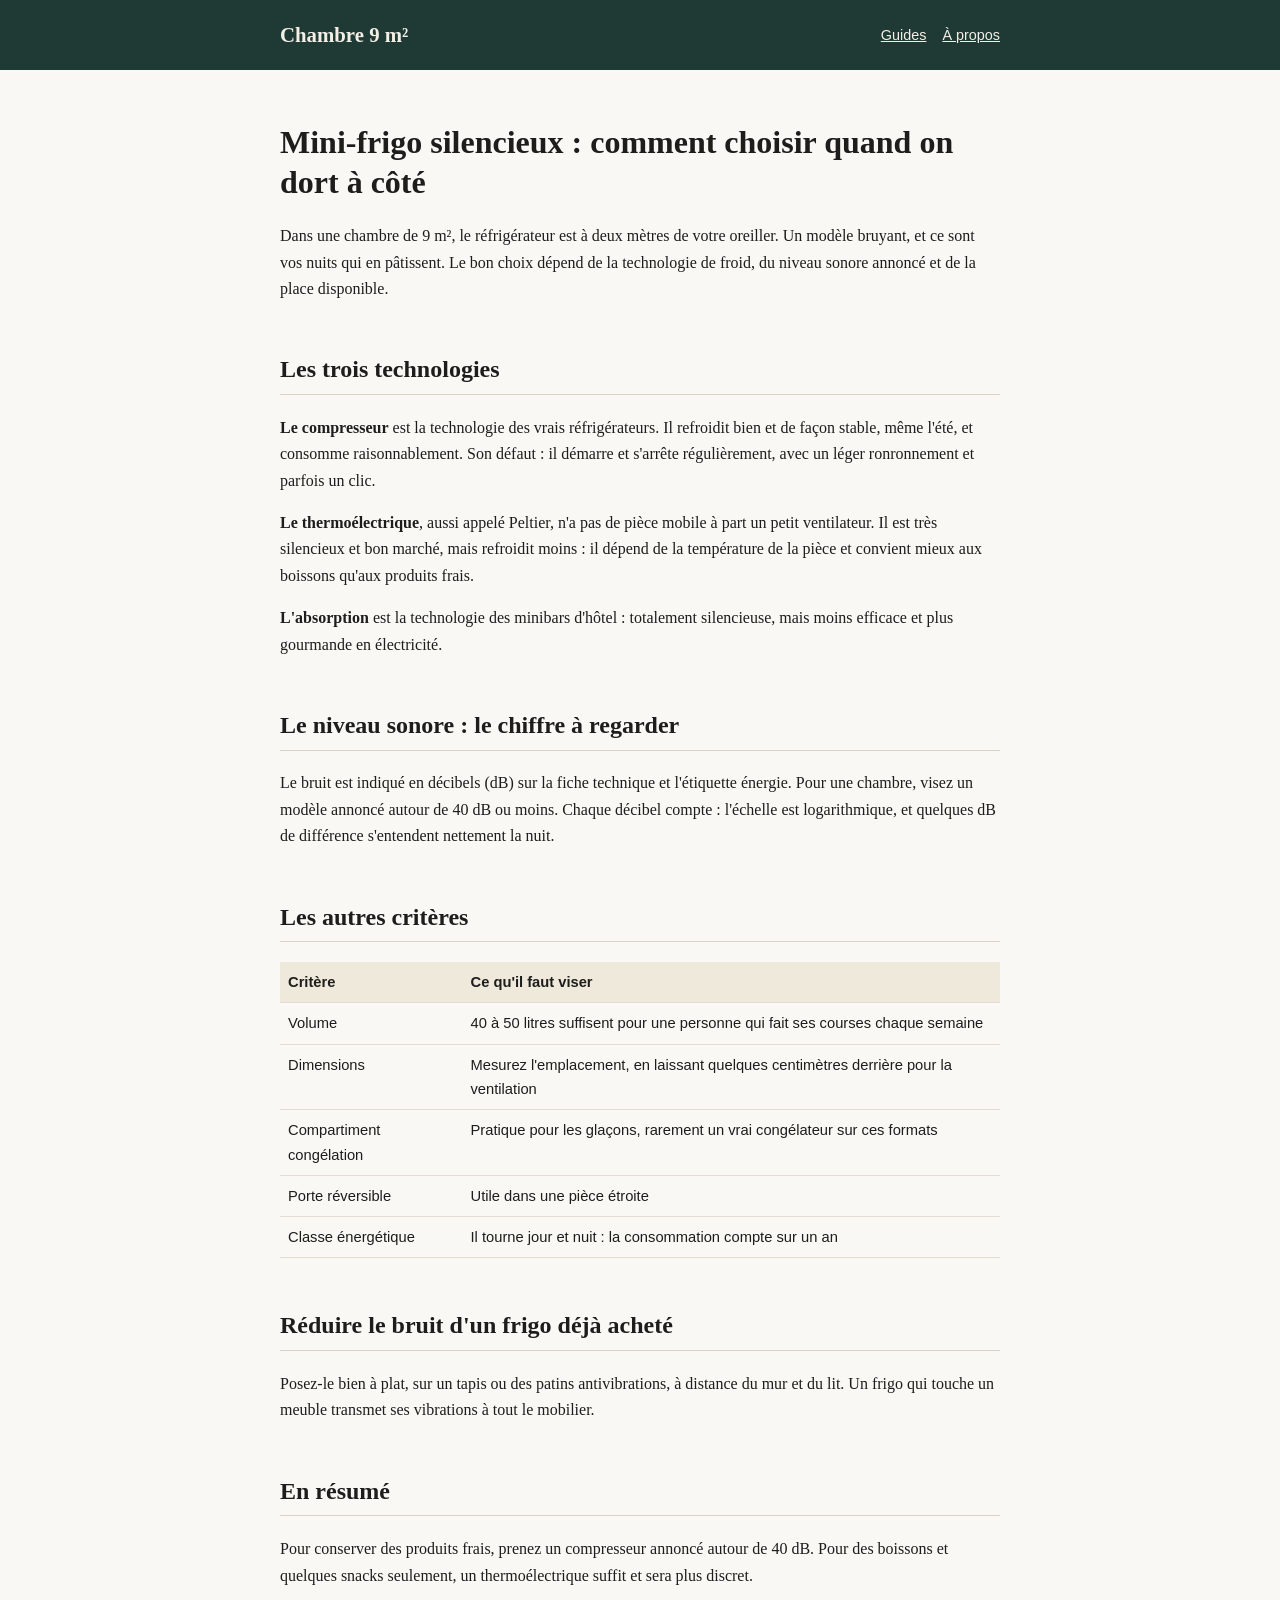
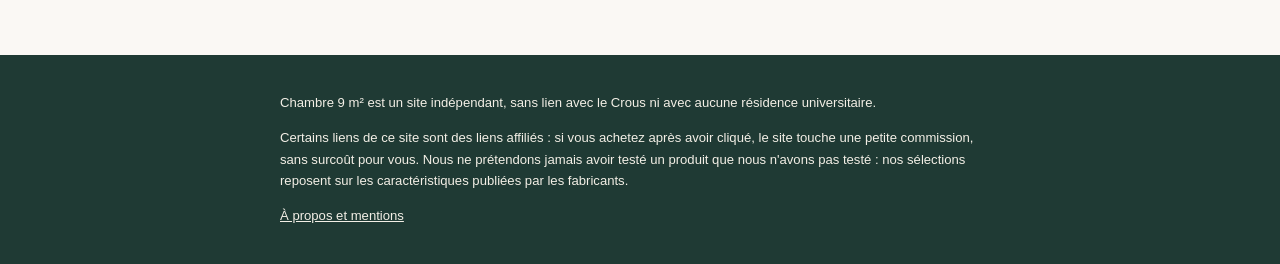
<file: guides/mini-frigo-silencieux-chambre.html>
<!DOCTYPE html><html lang="fr"><head><meta charset="utf-8"><meta name="viewport" content="width=device-width,initial-scale=1">
<title>Mini-frigo silencieux pour chambre étudiante : comment choisir</title><meta name="description" content="Compresseur, thermoélectrique ou absorption : comment choisir un mini-frigo silencieux quand on dort dans la même pièce, avec les critères qui comptent vraiment."><link rel="stylesheet" href="../style.css"></head><body>
<header><div class="wrap"><a class="logo" href="../index.html">Chambre 9 m²</a><nav><a href="../index.html">Guides</a><a href="../a-propos.html">À propos</a></nav></div></header>
<main><div class="wrap">
<h1>Mini-frigo silencieux : comment choisir quand on dort à côté</h1>
<p>Dans une chambre de 9 m², le réfrigérateur est à deux mètres de votre oreiller. Un modèle bruyant, et ce sont vos nuits qui en pâtissent. Le bon choix dépend de la technologie de froid, du niveau sonore annoncé et de la place disponible.</p>

<h2>Les trois technologies</h2>
<p><strong>Le compresseur</strong> est la technologie des vrais réfrigérateurs. Il refroidit bien et de façon stable, même l'été, et consomme raisonnablement. Son défaut : il démarre et s'arrête régulièrement, avec un léger ronronnement et parfois un clic.</p>
<p><strong>Le thermoélectrique</strong>, aussi appelé Peltier, n'a pas de pièce mobile à part un petit ventilateur. Il est très silencieux et bon marché, mais refroidit moins : il dépend de la température de la pièce et convient mieux aux boissons qu'aux produits frais.</p>
<p><strong>L'absorption</strong> est la technologie des minibars d'hôtel : totalement silencieuse, mais moins efficace et plus gourmande en électricité.</p>

<h2>Le niveau sonore : le chiffre à regarder</h2>
<p>Le bruit est indiqué en décibels (dB) sur la fiche technique et l'étiquette énergie. Pour une chambre, visez un modèle annoncé autour de 40 dB ou moins. Chaque décibel compte : l'échelle est logarithmique, et quelques dB de différence s'entendent nettement la nuit.</p>

<h2>Les autres critères</h2>
<table>
<tr><th>Critère</th><th>Ce qu'il faut viser</th></tr>
<tr><td>Volume</td><td>40 à 50 litres suffisent pour une personne qui fait ses courses chaque semaine</td></tr>
<tr><td>Dimensions</td><td>Mesurez l'emplacement, en laissant quelques centimètres derrière pour la ventilation</td></tr>
<tr><td>Compartiment congélation</td><td>Pratique pour les glaçons, rarement un vrai congélateur sur ces formats</td></tr>
<tr><td>Porte réversible</td><td>Utile dans une pièce étroite</td></tr>
<tr><td>Classe énergétique</td><td>Il tourne jour et nuit : la consommation compte sur un an</td></tr>
</table>

<h2>Réduire le bruit d'un frigo déjà acheté</h2>
<p>Posez-le bien à plat, sur un tapis ou des patins antivibrations, à distance du mur et du lit. Un frigo qui touche un meuble transmet ses vibrations à tout le mobilier.</p>

<h2>En résumé</h2>
<p>Pour conserver des produits frais, prenez un compresseur annoncé autour de 40 dB. Pour des boissons et quelques snacks seulement, un thermoélectrique suffit et sera plus discret.</p>
</div></main>
<footer><div class="wrap"><p>Chambre 9 m² est un site indépendant, sans lien avec le Crous ni avec aucune résidence universitaire.</p><p>Certains liens de ce site sont des liens affiliés : si vous achetez après avoir cliqué, le site touche une petite commission, sans surcoût pour vous. Nous ne prétendons jamais avoir testé un produit que nous n'avons pas testé : nos sélections reposent sur les caractéristiques publiées par les fabricants.</p><p><a href="../a-propos.html">À propos et mentions</a></p></div></footer>
</body></html>
</file>
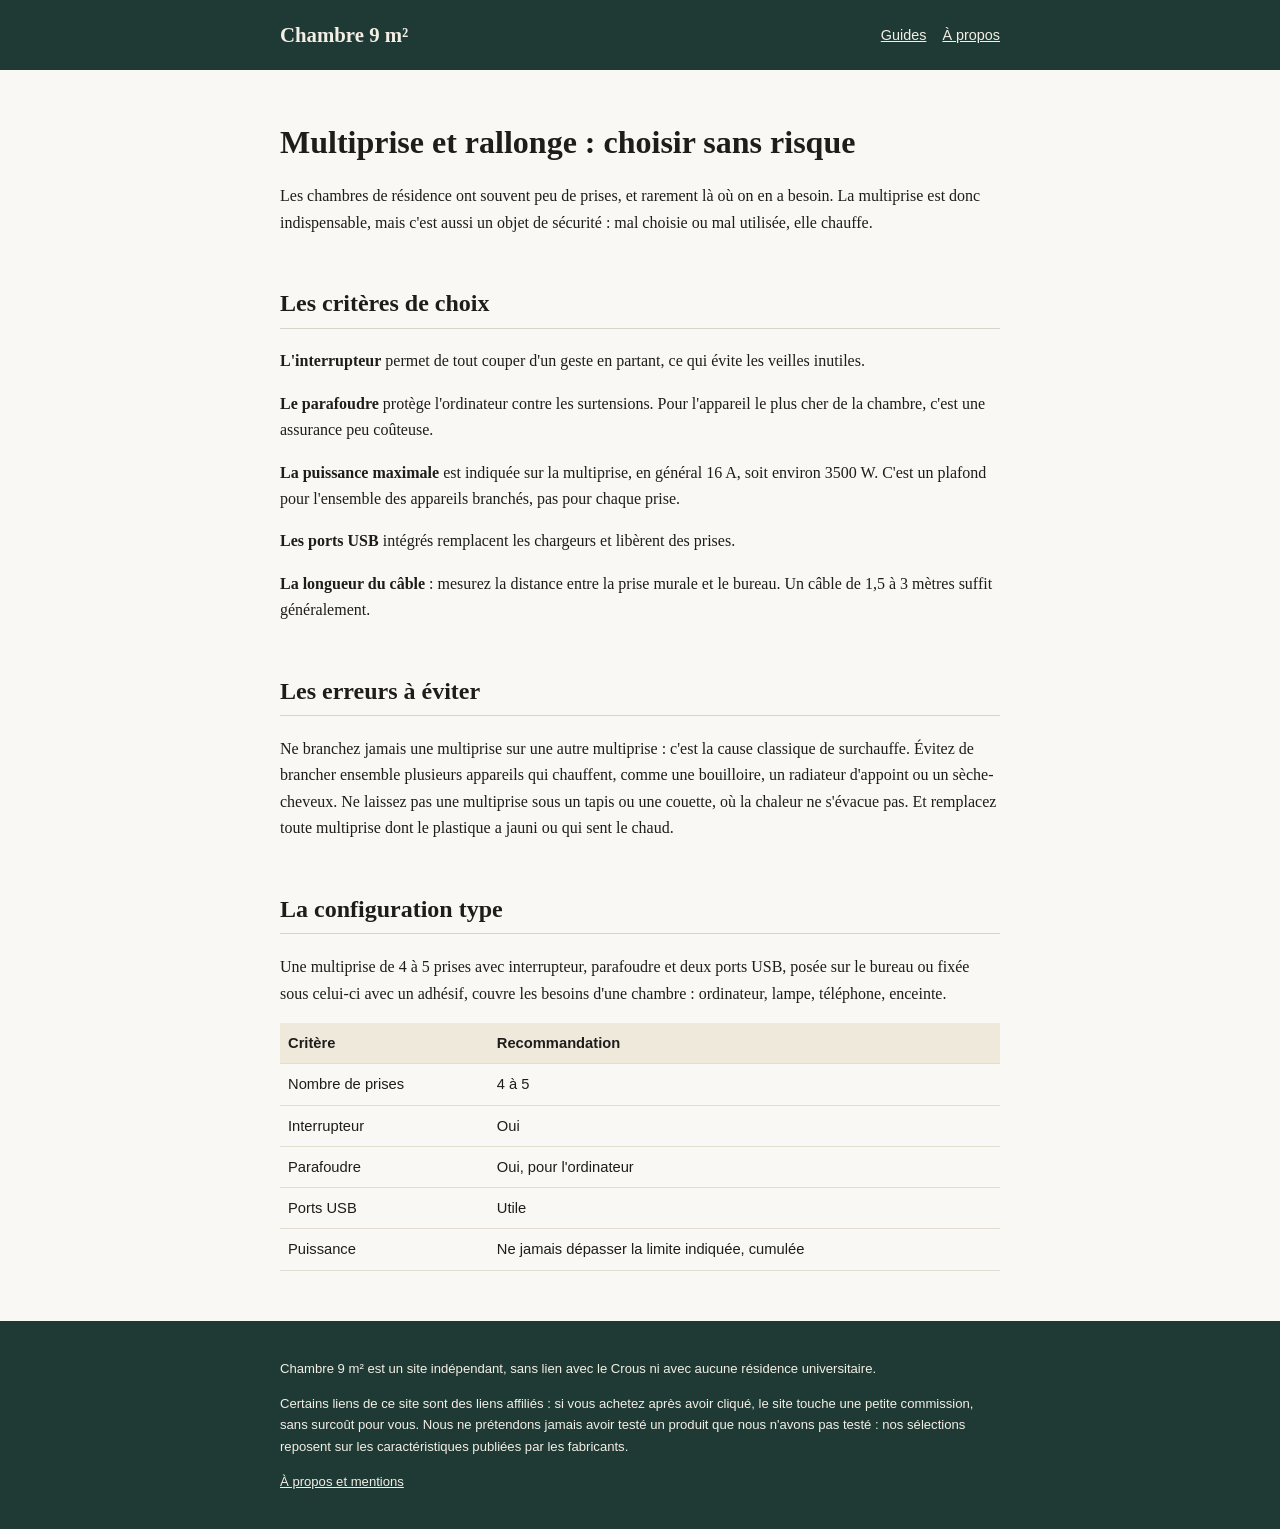
<file: guides/multiprise-chambre-etudiante.html>
<!DOCTYPE html><html lang="fr"><head><meta charset="utf-8"><meta name="viewport" content="width=device-width,initial-scale=1">
<title>Multiprise et rallonge en chambre étudiante : choisir sans risque</title><meta name="description" content="Interrupteur, parafoudre, puissance maximale, ports USB : comment choisir une multiprise sûre pour une chambre étudiante, et les erreurs à éviter."><link rel="stylesheet" href="../style.css"></head><body>
<header><div class="wrap"><a class="logo" href="../index.html">Chambre 9 m²</a><nav><a href="../index.html">Guides</a><a href="../a-propos.html">À propos</a></nav></div></header>
<main><div class="wrap">
<h1>Multiprise et rallonge : choisir sans risque</h1>
<p>Les chambres de résidence ont souvent peu de prises, et rarement là où on en a besoin. La multiprise est donc indispensable, mais c'est aussi un objet de sécurité : mal choisie ou mal utilisée, elle chauffe.</p>

<h2>Les critères de choix</h2>
<p><strong>L'interrupteur</strong> permet de tout couper d'un geste en partant, ce qui évite les veilles inutiles.</p>
<p><strong>Le parafoudre</strong> protège l'ordinateur contre les surtensions. Pour l'appareil le plus cher de la chambre, c'est une assurance peu coûteuse.</p>
<p><strong>La puissance maximale</strong> est indiquée sur la multiprise, en général 16 A, soit environ 3500 W. C'est un plafond pour l'ensemble des appareils branchés, pas pour chaque prise.</p>
<p><strong>Les ports USB</strong> intégrés remplacent les chargeurs et libèrent des prises.</p>
<p><strong>La longueur du câble</strong> : mesurez la distance entre la prise murale et le bureau. Un câble de 1,5 à 3 mètres suffit généralement.</p>

<h2>Les erreurs à éviter</h2>
<p>Ne branchez jamais une multiprise sur une autre multiprise : c'est la cause classique de surchauffe. Évitez de brancher ensemble plusieurs appareils qui chauffent, comme une bouilloire, un radiateur d'appoint ou un sèche-cheveux. Ne laissez pas une multiprise sous un tapis ou une couette, où la chaleur ne s'évacue pas. Et remplacez toute multiprise dont le plastique a jauni ou qui sent le chaud.</p>

<h2>La configuration type</h2>
<p>Une multiprise de 4 à 5 prises avec interrupteur, parafoudre et deux ports USB, posée sur le bureau ou fixée sous celui-ci avec un adhésif, couvre les besoins d'une chambre : ordinateur, lampe, téléphone, enceinte.</p>

<table>
<tr><th>Critère</th><th>Recommandation</th></tr>
<tr><td>Nombre de prises</td><td>4 à 5</td></tr>
<tr><td>Interrupteur</td><td>Oui</td></tr>
<tr><td>Parafoudre</td><td>Oui, pour l'ordinateur</td></tr>
<tr><td>Ports USB</td><td>Utile</td></tr>
<tr><td>Puissance</td><td>Ne jamais dépasser la limite indiquée, cumulée</td></tr>
</table>
</div></main>
<footer><div class="wrap"><p>Chambre 9 m² est un site indépendant, sans lien avec le Crous ni avec aucune résidence universitaire.</p><p>Certains liens de ce site sont des liens affiliés : si vous achetez après avoir cliqué, le site touche une petite commission, sans surcoût pour vous. Nous ne prétendons jamais avoir testé un produit que nous n'avons pas testé : nos sélections reposent sur les caractéristiques publiées par les fabricants.</p><p><a href="../a-propos.html">À propos et mentions</a></p></div></footer>
</body></html>
</file>
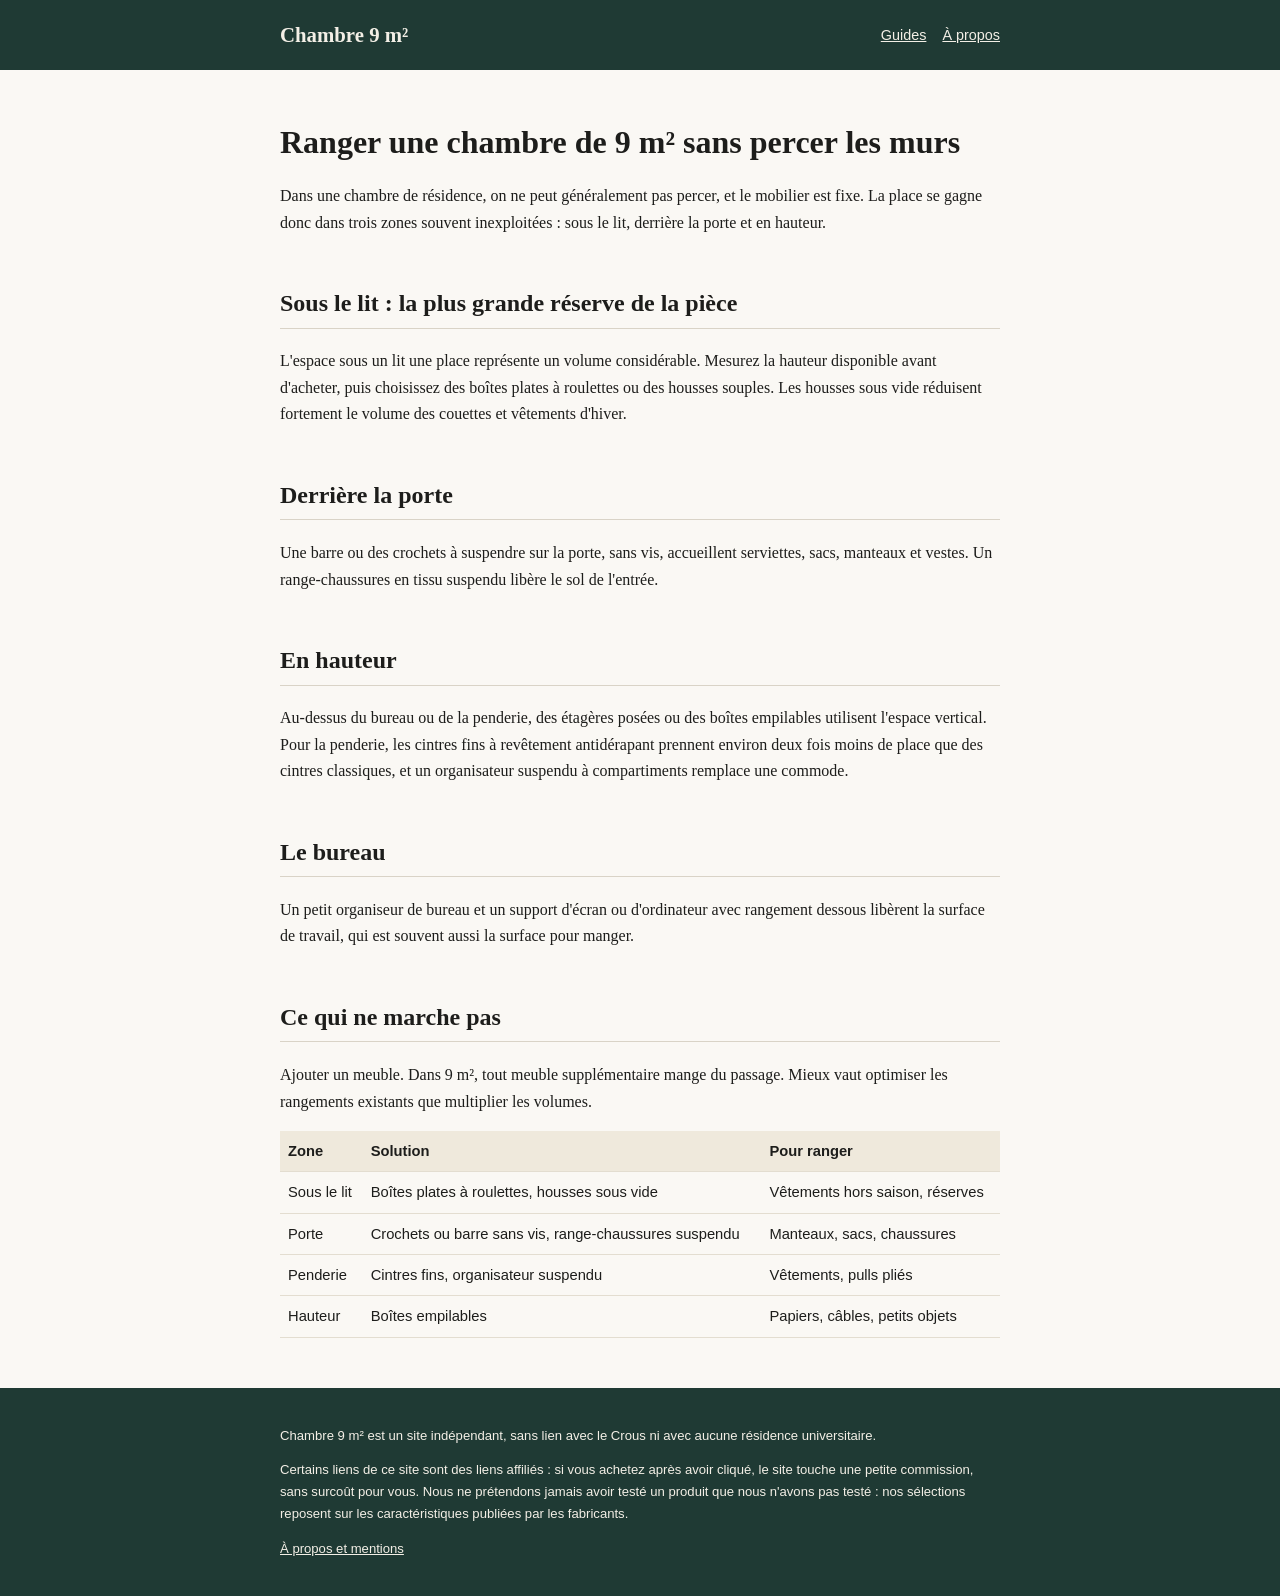
<file: guides/rangement-chambre-9m2.html>
<!DOCTYPE html><html lang="fr"><head><meta charset="utf-8"><meta name="viewport" content="width=device-width,initial-scale=1">
<title>Rangement dans une chambre de 9 m² : les solutions qui gagnent vraiment de la place</title><meta name="description" content="Sous le lit, derrière la porte, en hauteur : les solutions de rangement efficaces pour une petite chambre étudiante de 9 m², sans percer les murs."><link rel="stylesheet" href="../style.css"></head><body>
<header><div class="wrap"><a class="logo" href="../index.html">Chambre 9 m²</a><nav><a href="../index.html">Guides</a><a href="../a-propos.html">À propos</a></nav></div></header>
<main><div class="wrap">
<h1>Ranger une chambre de 9 m² sans percer les murs</h1>
<p>Dans une chambre de résidence, on ne peut généralement pas percer, et le mobilier est fixe. La place se gagne donc dans trois zones souvent inexploitées : sous le lit, derrière la porte et en hauteur.</p>

<h2>Sous le lit : la plus grande réserve de la pièce</h2>
<p>L'espace sous un lit une place représente un volume considérable. Mesurez la hauteur disponible avant d'acheter, puis choisissez des boîtes plates à roulettes ou des housses souples. Les housses sous vide réduisent fortement le volume des couettes et vêtements d'hiver.</p>

<h2>Derrière la porte</h2>
<p>Une barre ou des crochets à suspendre sur la porte, sans vis, accueillent serviettes, sacs, manteaux et vestes. Un range-chaussures en tissu suspendu libère le sol de l'entrée.</p>

<h2>En hauteur</h2>
<p>Au-dessus du bureau ou de la penderie, des étagères posées ou des boîtes empilables utilisent l'espace vertical. Pour la penderie, les cintres fins à revêtement antidérapant prennent environ deux fois moins de place que des cintres classiques, et un organisateur suspendu à compartiments remplace une commode.</p>

<h2>Le bureau</h2>
<p>Un petit organiseur de bureau et un support d'écran ou d'ordinateur avec rangement dessous libèrent la surface de travail, qui est souvent aussi la surface pour manger.</p>

<h2>Ce qui ne marche pas</h2>
<p>Ajouter un meuble. Dans 9 m², tout meuble supplémentaire mange du passage. Mieux vaut optimiser les rangements existants que multiplier les volumes.</p>

<table>
<tr><th>Zone</th><th>Solution</th><th>Pour ranger</th></tr>
<tr><td>Sous le lit</td><td>Boîtes plates à roulettes, housses sous vide</td><td>Vêtements hors saison, réserves</td></tr>
<tr><td>Porte</td><td>Crochets ou barre sans vis, range-chaussures suspendu</td><td>Manteaux, sacs, chaussures</td></tr>
<tr><td>Penderie</td><td>Cintres fins, organisateur suspendu</td><td>Vêtements, pulls pliés</td></tr>
<tr><td>Hauteur</td><td>Boîtes empilables</td><td>Papiers, câbles, petits objets</td></tr>
</table>
</div></main>
<footer><div class="wrap"><p>Chambre 9 m² est un site indépendant, sans lien avec le Crous ni avec aucune résidence universitaire.</p><p>Certains liens de ce site sont des liens affiliés : si vous achetez après avoir cliqué, le site touche une petite commission, sans surcoût pour vous. Nous ne prétendons jamais avoir testé un produit que nous n'avons pas testé : nos sélections reposent sur les caractéristiques publiées par les fabricants.</p><p><a href="../a-propos.html">À propos et mentions</a></p></div></footer>
</body></html>
</file>
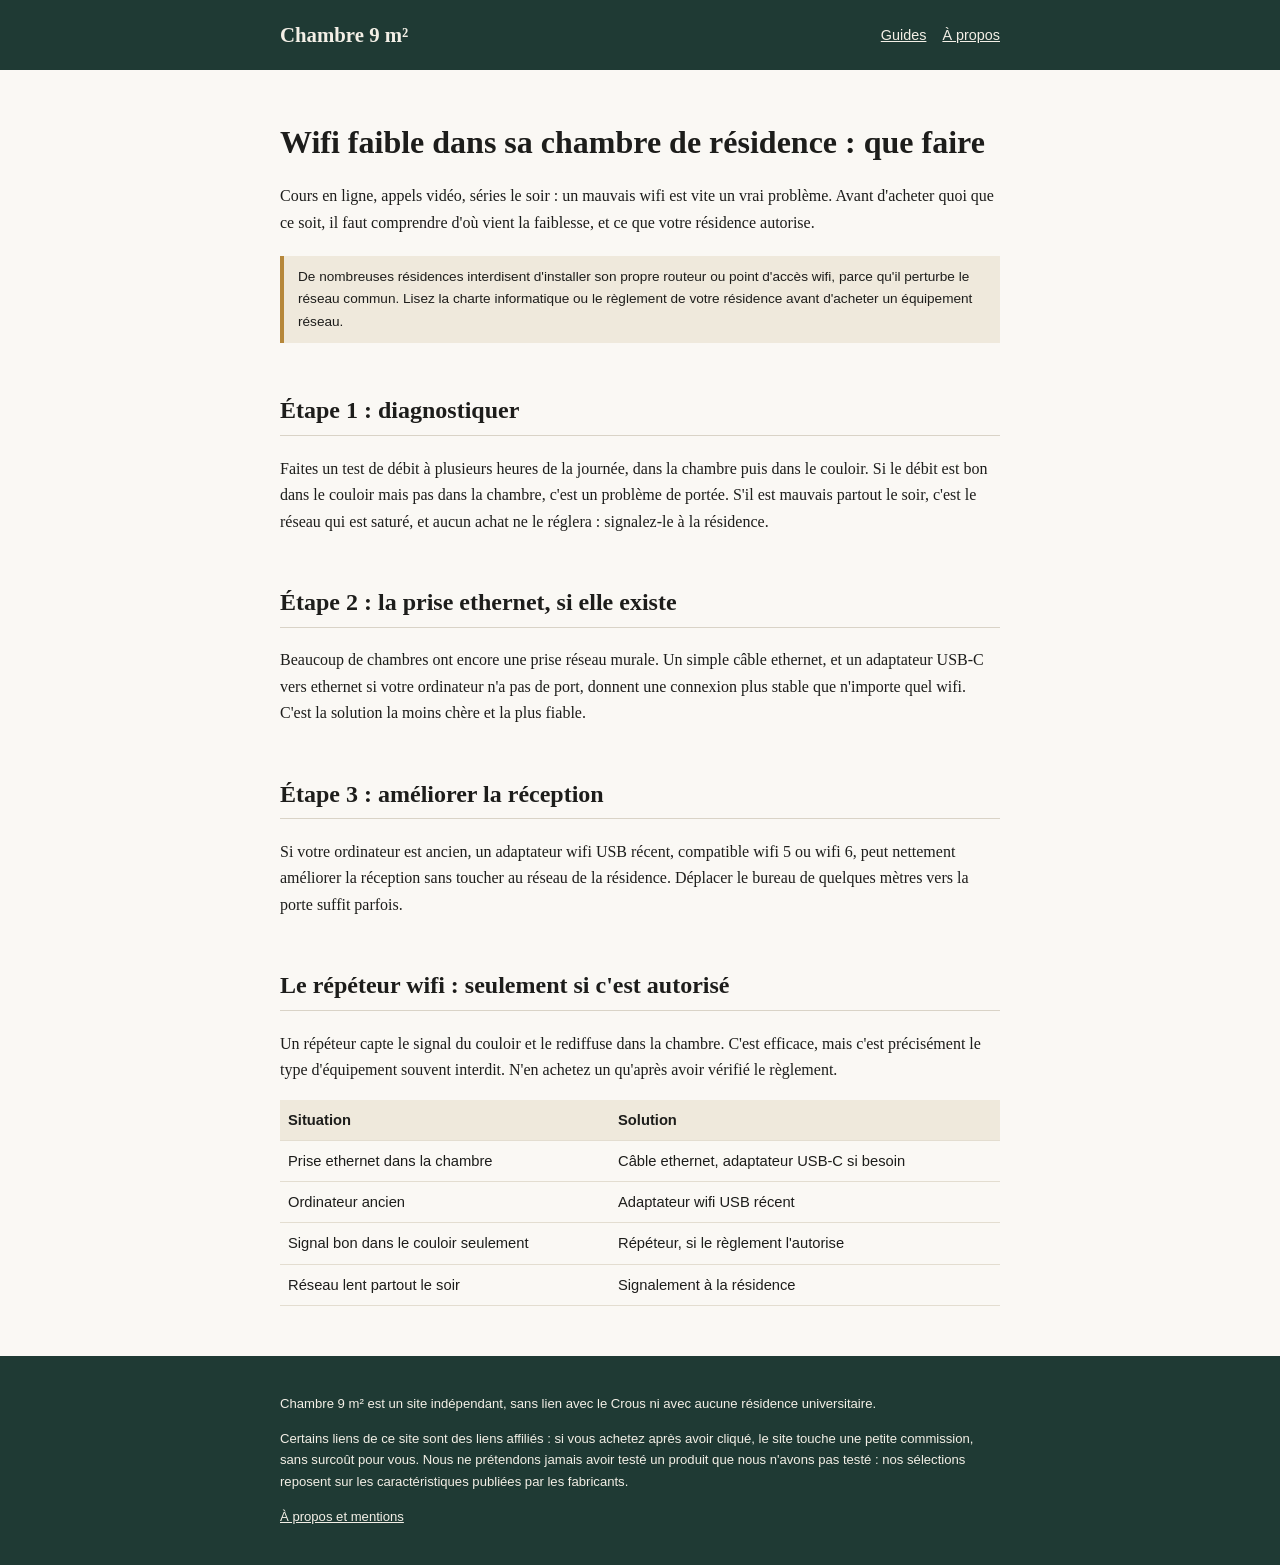
<file: guides/wifi-residence-etudiante.html>
<!DOCTYPE html><html lang="fr"><head><meta charset="utf-8"><meta name="viewport" content="width=device-width,initial-scale=1">
<title>Wifi faible en résidence étudiante : les solutions, et ce qui est autorisé</title><meta name="description" content="Signal wifi faible dans sa chambre de résidence : diagnostic, solutions (câble ethernet, répéteur, adaptateur USB) et règles à vérifier avant d'acheter."><link rel="stylesheet" href="../style.css"></head><body>
<header><div class="wrap"><a class="logo" href="../index.html">Chambre 9 m²</a><nav><a href="../index.html">Guides</a><a href="../a-propos.html">À propos</a></nav></div></header>
<main><div class="wrap">
<h1>Wifi faible dans sa chambre de résidence : que faire</h1>
<p>Cours en ligne, appels vidéo, séries le soir : un mauvais wifi est vite un vrai problème. Avant d'acheter quoi que ce soit, il faut comprendre d'où vient la faiblesse, et ce que votre résidence autorise.</p>
<p class="notice">De nombreuses résidences interdisent d'installer son propre routeur ou point d'accès wifi, parce qu'il perturbe le réseau commun. Lisez la charte informatique ou le règlement de votre résidence avant d'acheter un équipement réseau.</p>

<h2>Étape 1 : diagnostiquer</h2>
<p>Faites un test de débit à plusieurs heures de la journée, dans la chambre puis dans le couloir. Si le débit est bon dans le couloir mais pas dans la chambre, c'est un problème de portée. S'il est mauvais partout le soir, c'est le réseau qui est saturé, et aucun achat ne le réglera : signalez-le à la résidence.</p>

<h2>Étape 2 : la prise ethernet, si elle existe</h2>
<p>Beaucoup de chambres ont encore une prise réseau murale. Un simple câble ethernet, et un adaptateur USB-C vers ethernet si votre ordinateur n'a pas de port, donnent une connexion plus stable que n'importe quel wifi. C'est la solution la moins chère et la plus fiable.</p>

<h2>Étape 3 : améliorer la réception</h2>
<p>Si votre ordinateur est ancien, un adaptateur wifi USB récent, compatible wifi 5 ou wifi 6, peut nettement améliorer la réception sans toucher au réseau de la résidence. Déplacer le bureau de quelques mètres vers la porte suffit parfois.</p>

<h2>Le répéteur wifi : seulement si c'est autorisé</h2>
<p>Un répéteur capte le signal du couloir et le rediffuse dans la chambre. C'est efficace, mais c'est précisément le type d'équipement souvent interdit. N'en achetez un qu'après avoir vérifié le règlement.</p>

<table>
<tr><th>Situation</th><th>Solution</th></tr>
<tr><td>Prise ethernet dans la chambre</td><td>Câble ethernet, adaptateur USB-C si besoin</td></tr>
<tr><td>Ordinateur ancien</td><td>Adaptateur wifi USB récent</td></tr>
<tr><td>Signal bon dans le couloir seulement</td><td>Répéteur, si le règlement l'autorise</td></tr>
<tr><td>Réseau lent partout le soir</td><td>Signalement à la résidence</td></tr>
</table>
</div></main>
<footer><div class="wrap"><p>Chambre 9 m² est un site indépendant, sans lien avec le Crous ni avec aucune résidence universitaire.</p><p>Certains liens de ce site sont des liens affiliés : si vous achetez après avoir cliqué, le site touche une petite commission, sans surcoût pour vous. Nous ne prétendons jamais avoir testé un produit que nous n'avons pas testé : nos sélections reposent sur les caractéristiques publiées par les fabricants.</p><p><a href="../a-propos.html">À propos et mentions</a></p></div></footer>
</body></html>
</file>
<file: style.css>
*{box-sizing:border-box}body{margin:0;font-family:Georgia,"Times New Roman",serif;color:#1d1d1b;background:#faf8f4;line-height:1.65}
header,footer{background:#1f3a34;color:#f3efe6}header a,footer a{color:#f3efe6}
.wrap{max-width:760px;margin:0 auto;padding:0 20px}
header .wrap{display:flex;justify-content:space-between;align-items:center;padding:18px 20px}
header .logo{font-size:1.3rem;font-weight:bold;text-decoration:none}
nav a{margin-left:16px;font-family:Arial,sans-serif;font-size:.9rem}
main{padding:30px 0 50px}h1{font-size:2rem;line-height:1.25}h2{margin-top:2em;border-bottom:1px solid #d9d3c7;padding-bottom:4px}
.notice{font-family:Arial,sans-serif;font-size:.85rem;background:#efe9dc;border-left:4px solid #b6873a;padding:10px 14px;margin:20px 0}
.card{background:#fff;border:1px solid #e3ddd0;border-radius:8px;padding:16px 20px;margin:14px 0}
.card a{font-weight:bold}table{width:100%;border-collapse:collapse;font-family:Arial,sans-serif;font-size:.92rem}
th,td{border-bottom:1px solid #e3ddd0;padding:8px;text-align:left;vertical-align:top}th{background:#efe9dc}
footer{font-family:Arial,sans-serif;font-size:.82rem;padding:24px 0}
</file>
